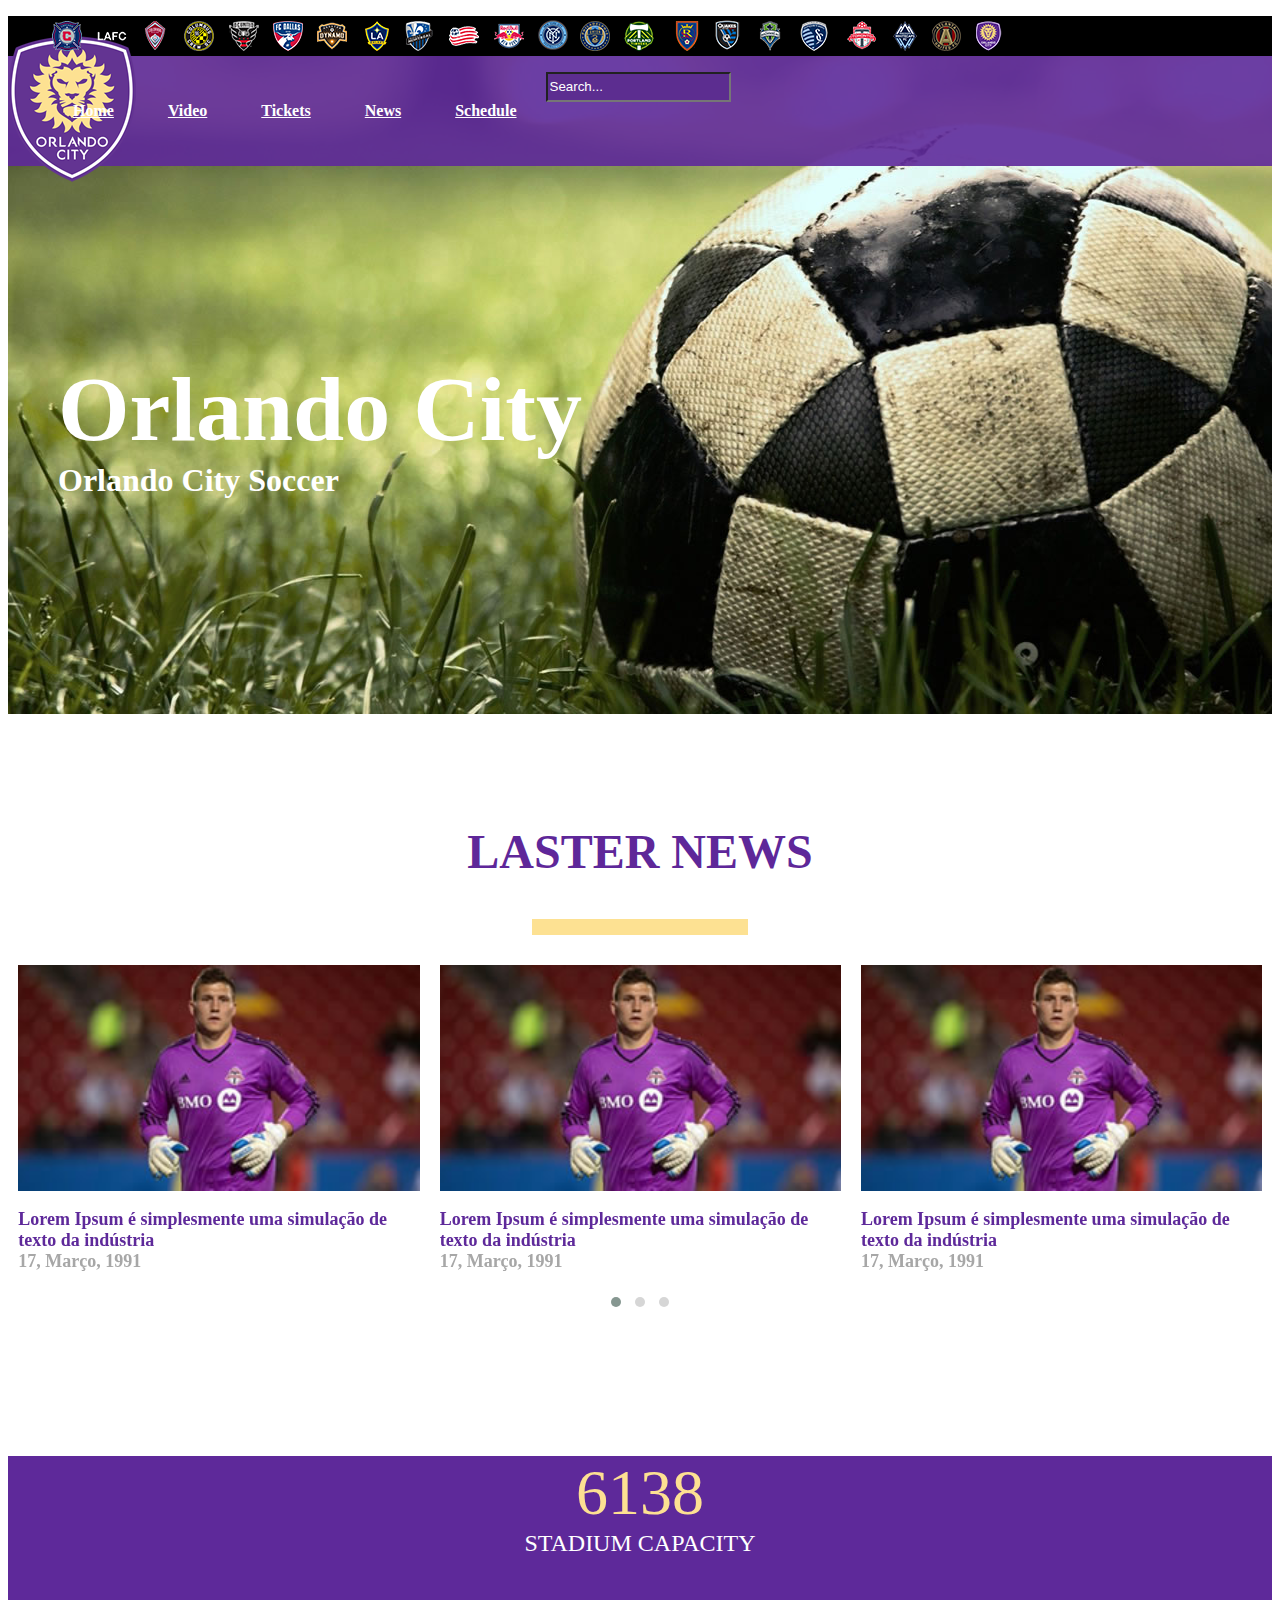
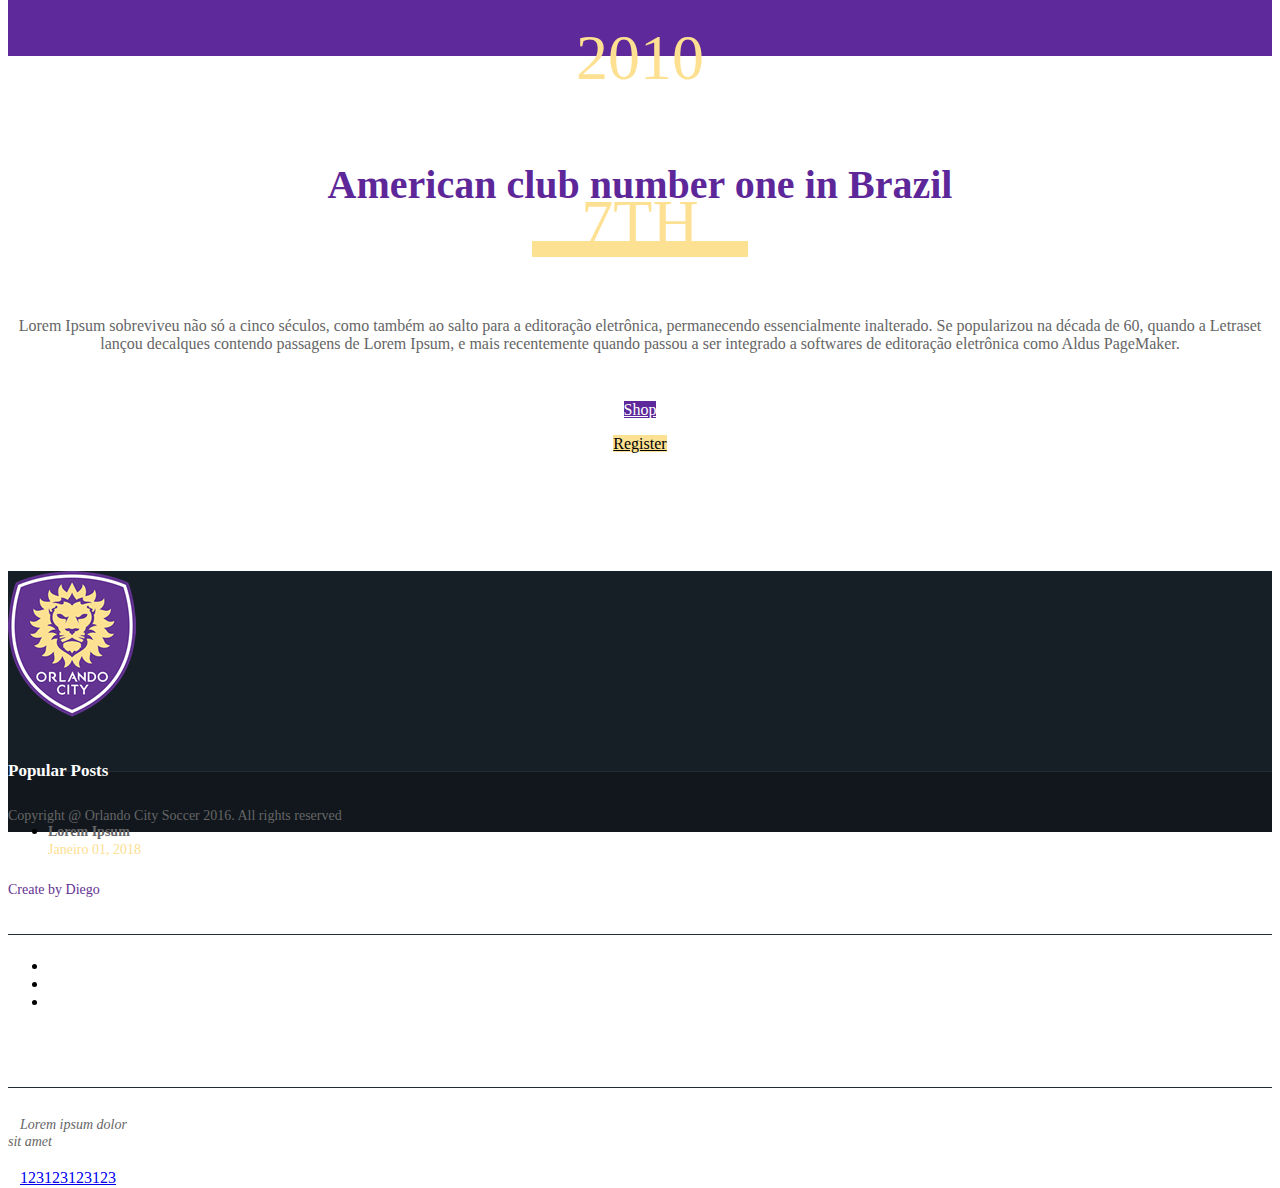
<file: index.html>
<!DOCTYPE html>
<html>

<head>
    <meta charset="utf-8" />
    <meta http-equiv="X-UA-Compatible" content="IE=edge">
    <title>Orlando City</title>
    <meta name="viewport" content="width=device-width, initial-scale=1">
    <link rel="stylesheet" href="https://stackpath.bootstrapcdn.com/bootstrap/4.1.1/css/bootstrap.min.css" integrity="sha384-WskhaSGFgHYWDcbwN70/dfYBj47jz9qbsMId/iRN3ewGhXQFZCSftd1LZCfmhktB"
        crossorigin="anonymous">
    <link rel="stylesheet" href="lib/OwlCarousel2-2.3.4/dist/assets/owl.carousel.min.css">
    <link rel="stylesheet" href="lib/OwlCarousel2-2.3.4/dist/assets/owl.theme.default.min.css">
    <link rel="stylesheet" href="https://use.fontawesome.com/releases/v5.0.13/css/all.css" integrity="sha384-DNOHZ68U8hZfKXOrtjWvjxusGo9WQnrNx2sqG0tfsghAvtVlRW3tvkXWZh58N9jp"
        crossorigin="anonymous">
    <link href="https://fonts.googleapis.com/css?family=Open+Sans|Open+Sans+Condensed:300" rel="stylesheet">
    <link rel="stylesheet" type="text/css" media="screen" href="css/estilo.css" />
</head>

<body>
    <header>
        <div class="container">
            <img id="logotipo" src="img/orlando-logo.png" alt="Logotipo">
        </div>

        <div class="header-black">

            <div class="container">

                <ul class="float-right">
                    <li class="club-01">
                        <a href="#"></a>
                    </li>
                    <li class="club-02">
                        <a href="#"></a>
                    </li>
                    <li class="club-03">
                        <a href="#"></a>
                    </li>
                    <li class="club-04">
                        <a href="#"></a>
                    </li>
                    <li class="club-05">
                        <a href="#"></a>
                    </li>
                    <li class="club-06">
                        <a href="#"></a>
                    </li>
                    <li class="club-07">
                        <a href="#"></a>
                    </li>
                    <li class="club-08">
                        <a href="#"></a>
                    </li>
                    <li class="club-09">
                        <a href="#"></a>
                    </li>
                    <li class="club-10">
                        <a href="#"></a>
                    </li>
                    <li class="club-11">
                        <a href="#"></a>
                    </li>
                    <li class="club-12">
                        <a href="#"></a>
                    </li>
                    <li class="club-13">
                        <a href="#"></a>
                    </li>
                    <li class="club-14">
                        <a href="#"></a>
                    </li>
                    <li class="club-15">
                        <a href="#"></a>
                    </li>
                    <li class="club-16">
                        <a href="#"></a>
                    </li>
                    <li class="club-17">
                        <a href="#"></a>
                    </li>
                    <li class="club-18">
                        <a href="#"></a>
                    </li>
                    <li class="club-19">
                        <a href="#"></a>
                    </li>
                    <li class="club-20">
                        <a href="#"></a>
                    </li>
                    <li class="club-21">
                        <a href="#"></a>
                    </li>
                    <li class="club-22">
                        <a href="#"></a>
                    </li>
                </ul>

            </div>

        </div>

        <div class="container">
            <nav id="menu" class="float-right">
                <div class="row">
                    <ul>
                        <li>
                            <a href="index.html">Home</a>
                        </li>
                        <li>
                            <a href="video.html">Video</a>
                        </li>
                        <li>
                            <a href="#">Tickets</a>
                        </li>

                        <li>
                            <a href="#">News</a>
                        </li>
                        <li>
                            <a href="#">Schedule</a>
                        </li>
                        <li class="search">
                            <div class="input-group">
                                <input type="search" class="form-control" placeholder="Search..." id="input-search">
                                <span class="input-group-btn">
                                    <button class="btn btn-default" type="button">
                                        <i class="fa fa-search"></i>
                                    </button>
                                </span>
                            </div>
                        </li>
                    </ul>
                </div>
            </nav>
        </div>
    </header>
    <section>

        <div id="banner">
            <h1> Orlando City
                <small>Orlando City Soccer</small>
            </h1>
        </div>

        <div id="news" class="container">
            <div class="text-center">
                <h2>Laster News</h2>
                <hr>
            </div>
            <div class="row thumbnails owl-carousel owl-theme">
                <div class="item">
                    <div class="item-inner">
                        <img src="img/noticia-thumb.jpg" alt="Noticia">
                        <h3>Lorem Ipsum é simplesmente uma simulação de texto da indústria</h3>
                        <time>17, Março, 1991</time>
                    </div>
                </div>

                <div class="item">
                    <div class="item-inner">
                        <img src="img/noticia-thumb.jpg" alt="Noticia">
                        <h3>Lorem Ipsum é simplesmente uma simulação de texto da indústria</h3>
                        <time>17, Março, 1991</time>
                    </div>
                </div>

                <div class="item">
                    <div class="item-inner">
                        <img src="img/noticia-thumb.jpg" alt="Noticia">
                        <h3>Lorem Ipsum é simplesmente uma simulação de texto da indústria</h3>
                        <time>17, Março, 1991</time>
                    </div>
                </div>

                <div class="item">
                    <div class="item-inner">
                        <img src="img/noticia-thumb.jpg" alt="Noticia">
                        <h3>Lorem Ipsum é simplesmente uma simulação de texto da indústria</h3>
                        <time>17, Março, 1991</time>
                    </div>
                </div>
                <div class="item">
                    <div class="item-inner">
                        <img src="img/noticia-thumb.jpg" alt="Noticia">
                        <h3>Lorem Ipsum é simplesmente uma simulação de texto da indústria</h3>
                        <time>17, Março, 1991</time>
                    </div>
                </div>
                <div class="item">
                    <div class="item-inner">
                        <img src="img/noticia-thumb.jpg" alt="Noticia">
                        <h3>Lorem Ipsum é simplesmente uma simulação de texto da indústria</h3>
                        <time>17, Março, 1991</time>
                    </div>
                </div>
                <div class="item">
                    <div class="item-inner">
                        <img src="img/noticia-thumb.jpg" alt="Noticia">
                        <h3>Lorem Ipsum é simplesmente uma simulação de texto da indústria</h3>
                        <time>17, Março, 1991</time>
                    </div>
                </div>
            </div>
        </div>

        <div id="estatisticas">
            <div class="container">
                <div class="row">
                    <div class="col-md-4">
                        <p>6138
                            <small>Stadium Capacity</small>
                        </p>
                    </div>
                    <div class="col-md-4">
                        <p>2010
                            <small>Foundad</small>
                        </p>
                    </div>
                    <div class="col-md-4">
                        <p>7th
                            <small>Eastern Conference</small>
                        </p>
                    </div>
                </div>
            </div>
        </div>

        <div id="call-to-action">
            <div class="container">
                <div class="rowtext-center">
                    <h2>American club number one in Brazil </h2>
                    <hr>
                </div>
                <div class="row">
                    <p>Lorem Ipsum sobreviveu não só a cinco séculos, como também ao salto para a editoração eletrônica, permanecendo
                        essencialmente inalterado. Se popularizou na década de 60, quando a Letraset lançou decalques contendo
                        passagens de Lorem Ipsum, e mais recentemente quando passou a ser integrado a softwares de editoração
                        eletrônica como Aldus PageMaker.</p>
                </div>
                <div class="text-center">
                    <div class="row row-max-400">
                        <div class="col-6">
                            <a href="#" class="btn btn-roxo ">Shop</a>
                        </div>
                        <div class="col-6">
                            <a href="#" class="btn btn-amarelo">Register</a>
                        </div>
                    </div>
                </div>
            </div>
        </div>
    </section>
    <footer>

        <div class="row row-cinza-claro">
            <div class="container">
                <div class="row">
                    <div class="col-md-2  text-center">
                        <img class="logotipo" src="img/orlando-logo.png" alt="Logotipo">
                    </div>
                    <div class="col-md-10">
                        <div class="row row-cols">
                            <div class="col-md-4 col-popular-post">
                                <h4>Popular Posts</h4>
                                <ul class="list-unstyled">
                                    <li>
                                        <h5>Lorem Ipsum </h5>
                                        <time>Janeiro 01, 2018</time>
                                    </li>
                                </ul>
                            </div>
                            <div class="col-md-4 col-links">
                                <h4>LINKS</h4>
                                <ul class="list-unstyled">
                                    <li>
                                        <a href="#" class="fa fa-angle-rigth">Tickets</a>
                                    </li>
                                    <li>
                                        <a href="#" class="fa fa-angle-rigth">News</a>
                                    </li>
                                    <li>
                                        <a href="#" class="fa fa-angle-rigth">Shedule</a>
                                    </li>
                                </ul>

                            </div>
                            <div class="col-md-4 col-get-in-touch">
                                <h4>GET IN TOUCH</h4>
                                <address>
                                    <i class="fa fa-map-marker"></i>
                                    <spam>Lorem ipsum dolor
                                        <br>sit amet</spam>
                                </address>
                                <p>
                                    <a href="tel:1231231">
                                        <i class="fa fa-phone"></i>123123123123</a>
                                </p>
                            </div>
                        </div>
                    </div>
                </div>
            </div>
        </div>

        <div class="row row-cinza-escuro">
            <div class="container">
                <p class="float-left">Copyright @ Orlando City Soccer 2016. All rights reserved </p>
                <p class="float-right text-roxo">Create by Diego </p>
            </div>
        </div>

    </footer>

    <script src="https://code.jquery.com/jquery-3.3.1.slim.min.js" integrity="sha384-q8i/X+965DzO0rT7abK41JStQIAqVgRVzpbzo5smXKp4YfRvH+8abtTE1Pi6jizo"
        crossorigin="anonymous"></script>
    <script src="lib/OwlCarousel2-2.3.4/dist/owl.carousel.min.js"></script>
    <script src="https://cdnjs.cloudflare.com/ajax/libs/popper.js/1.14.3/umd/popper.min.js" integrity="sha384-ZMP7rVo3mIykV+2+9J3UJ46jBk0WLaUAdn689aCwoqbBJiSnjAK/l8WvCWPIPm49"
        crossorigin="anonymous"></script>
    <script src="https://stackpath.bootstrapcdn.com/bootstrap/4.1.1/js/bootstrap.min.js" integrity="sha384-smHYKdLADwkXOn1EmN1qk/HfnUcbVRZyYmZ4qpPea6sjB/pTJ0euyQp0Mk8ck+5T"
        crossorigin="anonymous"></script>
        <script src="js/efeitos.js"></script>
    <script>
    </script>

</body>

</html>
</file>
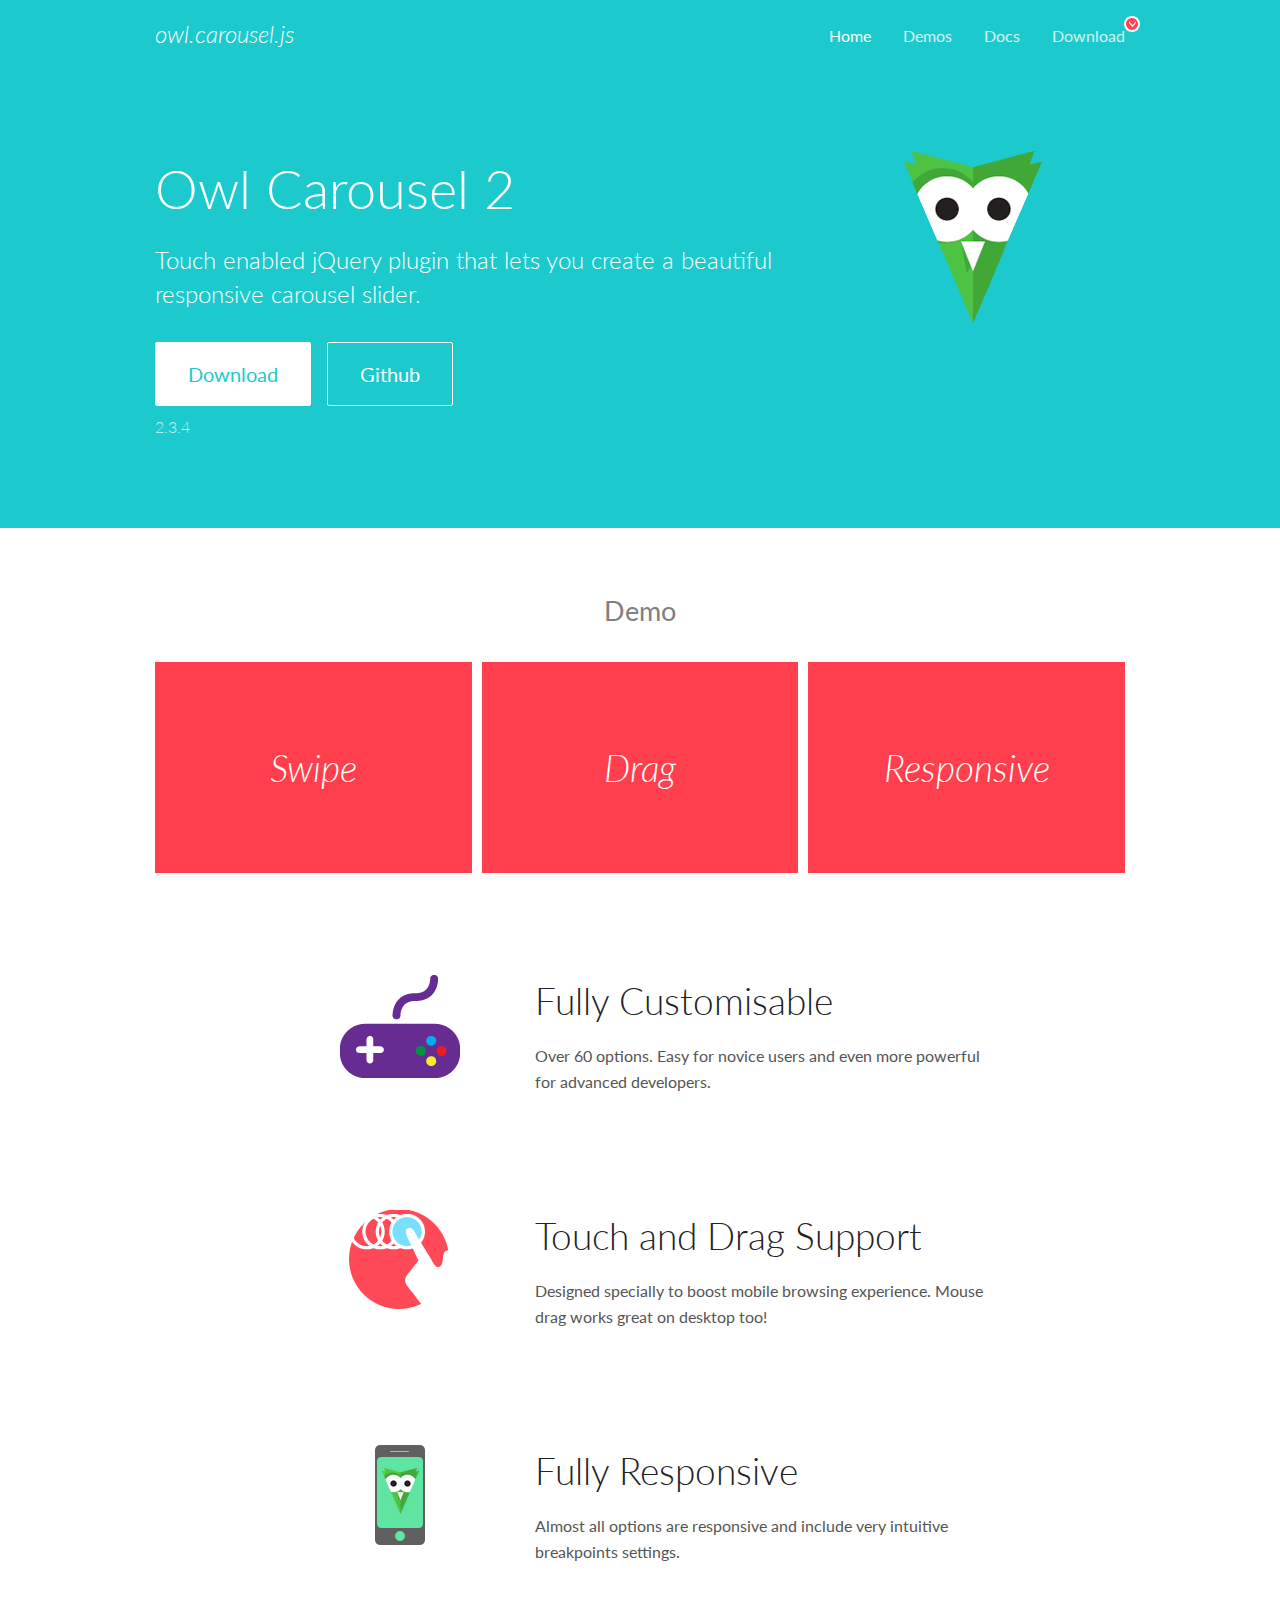
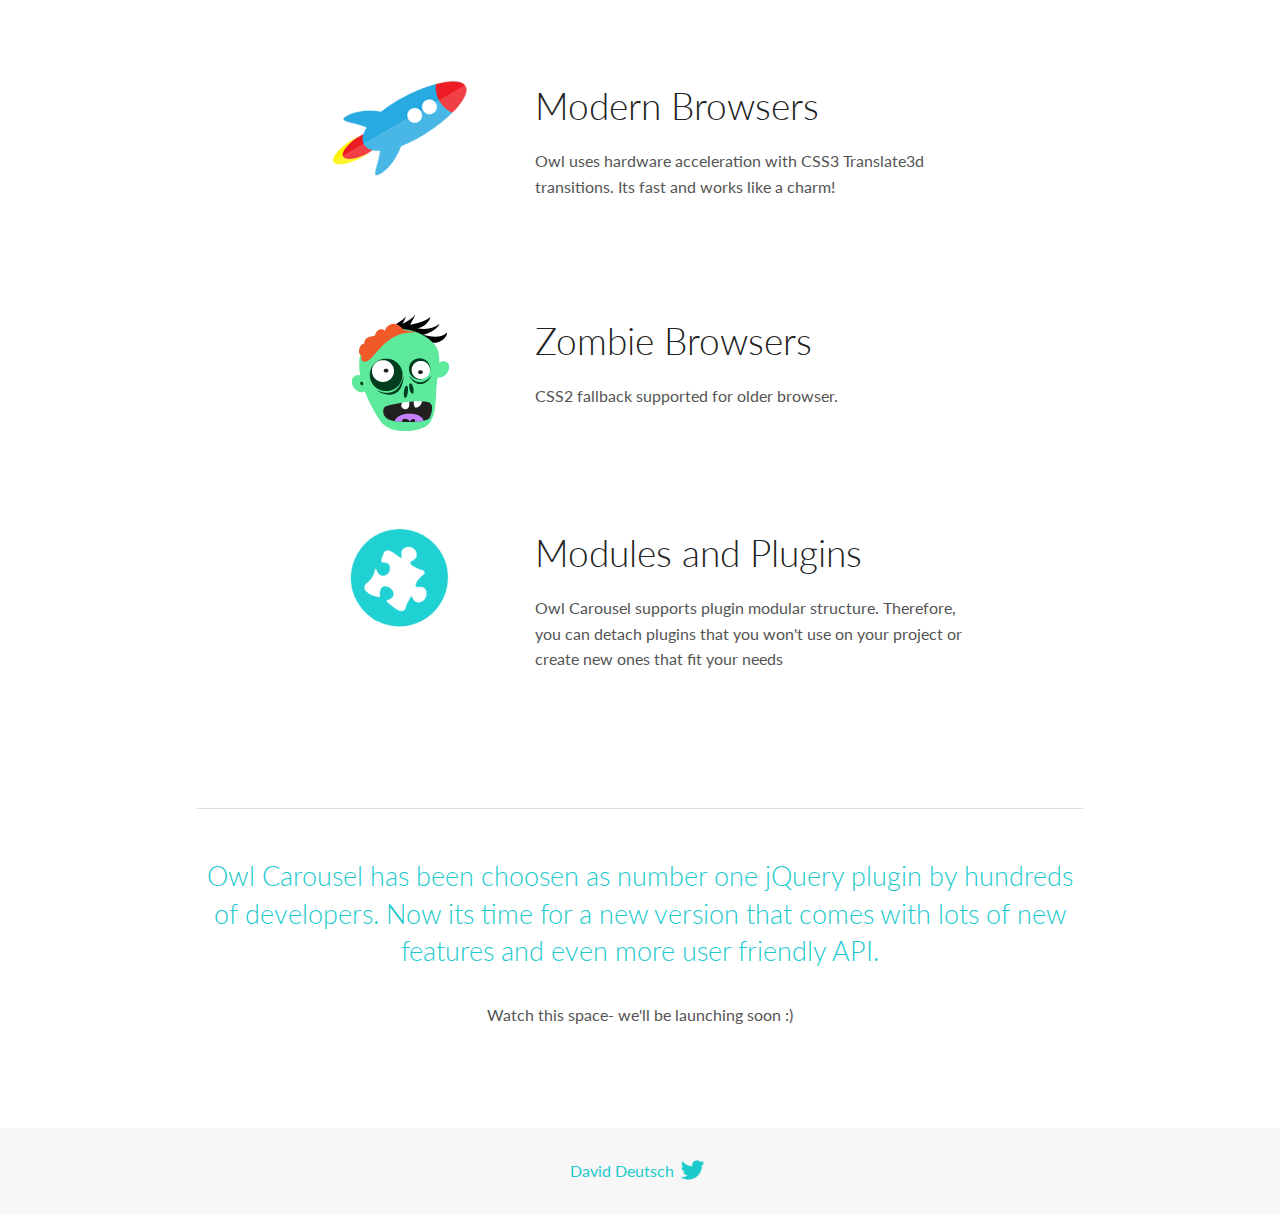
<file: lib/OwlCarousel2-2.3.4/docs/index.html>
<!DOCTYPE html>
<html lang="en">
  <head>

    <!-- head -->
    <meta charset="utf-8">
    <meta name="msapplication-tap-highlight" content="no" />
    <meta name="viewport" content="width=device-width, initial-scale=1.0" />
    <meta name="description" content="Touch enabled jQuery plugin that lets you create beautiful responsive carousel slider.">
    <meta name="author" content="David Deutsch">
    <title>
      Home | Owl Carousel | 2.3.4
    </title>

    <!-- Stylesheets -->
    <link href='https://fonts.googleapis.com/css?family=Lato:300,400,700,400italic,300italic' rel='stylesheet' type='text/css'>
    <link rel="stylesheet" href="assets/css/docs.theme.min.css">

    <!-- Owl Stylesheets -->
    <link rel="stylesheet" href="assets/owlcarousel/assets/owl.carousel.min.css">
    <link rel="stylesheet" href="assets/owlcarousel/assets/owl.theme.default.min.css">

    <!-- HTML5 shim and Respond.js IE8 support of HTML5 elements and media queries -->

    <!--[if lt IE 9]>
      <script src="https://oss.maxcdn.com/libs/html5shiv/3.7.0/html5shiv.js"></script>
      <script src="https://oss.maxcdn.com/libs/respond.js/1.3.0/respond.min.js"></script>
    <![endif]-->

    <!-- Favicons -->
    <link rel="apple-touch-icon-precomposed" sizes="144x144" href="assets/ico/apple-touch-icon-144-precomposed.png">
    <link rel="shortcut icon" href="assets/ico/favicon.png">
    <link rel="shortcut icon" href="favicon.ico">

    <!-- Yeah i know js should not be in header. Its required for demos.-->

    <!-- javascript -->
    <script src="assets/vendors/jquery.min.js"></script>
    <script src="assets/owlcarousel/owl.carousel.js"></script>
  </head>
  <body>

    <!-- header -->
    <header class="header">
      <div class="row">
        <div class="large-12 columns">
          <div class="brand left">
            <h3>
              <a href="/OwlCarousel2/">owl.carousel.js</a> 
            </h3>
          </div>
          <a id="toggle-nav" class="right">
            <span></span> <span></span> <span></span> 
          </a> 
          <div class="nav-bar">
            <ul class="clearfix">
              <li class="active">
                <a href="/OwlCarousel2/index.html">Home</a> 
              </li>
              <li> <a href="/OwlCarousel2/demos/demos.html">Demos</a>  </li>
              <li> <a href="/OwlCarousel2/docs/started-welcome.html">Docs</a>  </li>
              <li>
                <a href="https://github.com/OwlCarousel2/OwlCarousel2/archive/2.3.4.zip">Download</a> 
                <span class="download"></span> 
              </li>
            </ul>
          </div>
        </div>
      </div>
    </header>

    <!-- home panel -->
    <section id="hero">
      <div class="row">
        <div class="large-8 medium-8 columns">
          <h1>Owl Carousel 2</h1>
          <h4>Touch enabled jQuery plugin that lets you create a beautiful responsive carousel slider.</h4>
          <a href="https://github.com/OwlCarousel2/OwlCarousel2/archive/2.3.4.zip" class="hero-button">Download</a> 
          <a href="https://github.com/OwlCarousel2/OwlCarousel2" class="hero-button outline">Github</a> 
          <p>2.3.4</p>
        </div>
        <div class="large-4 medium-4 columns">
          <img class="owl-logo" src="assets/img/owl-logo.png" alt="mr. Owl">
        </div>
      </div>
    </section>

    <!-- body -->
    <div class="home-demo">
      <div class="row">
        <div class="large-12 columns">
          <h3>Demo</h3>
          <div class="owl-carousel">
            <div class="item">
              <h2>Swipe</h2>
            </div>
            <div class="item">
              <h2>Drag</h2>
            </div>
            <div class="item">
              <h2>Responsive</h2>
            </div>
            <div class="item">
              <h2>CSS3</h2>
            </div>
            <div class="item">
              <h2>Fast</h2>
            </div>
            <div class="item">
              <h2>Easy</h2>
            </div>
            <div class="item">
              <h2>Free</h2>
            </div>
            <div class="item">
              <h2>Upgradable</h2>
            </div>
            <div class="item">
              <h2>Tons of options</h2>
            </div>
            <div class="item">
              <h2>Infinity</h2>
            </div>
            <div class="item">
              <h2>Auto Width</h2>
            </div>
          </div>
        </div>
      </div>
    </div>
    <script>
      var owl = $('.owl-carousel');
      owl.owlCarousel({
        margin: 10,
        loop: true,
        responsive: {
          0: {
            items: 1
          },
          600: {
            items: 2
          },
          1000: {
            items: 3
          }
        }
      })
    </script>

    <!-- features -->
    <div id="features">
      <div class="row">
        <div class="small-12 medium-9 small-centered columns">
          <section class="row feature">
            <div class="medium-4 small-12 columns">
              <img src="assets/img/feature-options.png" alt="">
            </div>
            <div class="medium-8 small-12 columns">
              <h2>Fully Customisable</h2>
              <p>Over 60 options. Easy for novice users and even more powerful for advanced developers.</p>
            </div>
          </section>
          <section class="row feature">
            <div class="medium-4 small-12 columns">
              <img src="assets/img/feature-drag.png" alt="">
            </div>
            <div class="medium-8 small-12 columns">
              <h2>Touch and Drag Support</h2>
              <p>Designed specially to boost mobile browsing experience. Mouse drag works great on desktop too!</p>
            </div>
          </section>
          <section class="row feature">
            <div class="medium-4 small-12 columns">
              <img src="assets/img/feature-responsive.png" alt="">
            </div>
            <div class="medium-8 small-12 columns">
              <h2>Fully Responsive</h2>
              <p>Almost all options are responsive and include very intuitive breakpoints settings.</p>
            </div>
          </section>
          <section class="row feature">
            <div class="medium-4 small-12 columns">
              <img src="assets/img/feature-modern.png" alt="">
            </div>
            <div class="medium-8 small-12 columns">
              <h2>Modern Browsers</h2>
              <p>Owl uses hardware acceleration with CSS3 Translate3d transitions. Its fast and works like a charm! </p>
            </div>
          </section>
          <section class="row feature">
            <div class="medium-4 small-12 columns">
              <img src="assets/img/feature-zombie.png" alt="">
            </div>
            <div class="medium-8 small-12 columns">
              <h2>Zombie Browsers</h2>
              <p>CSS2 fallback supported for older browser.</p>
            </div>
          </section>
          <section class="row feature">
            <div class="medium-4 small-12 columns">
              <img src="assets/img/feature-module.png" alt="">
            </div>
            <div class="medium-8 small-12 columns">
              <h2>Modules and Plugins</h2>
              <p>Owl Carousel supports plugin modular structure. Therefore, you can detach plugins that you won&#x27;t use on your project or create new ones that fit your needs</p>
            </div>
          </section>
        </div>
      </div>
    </div>

    <!-- footer -->
    <section id="teaser-text">
      <div class="row">
        <div class="small-12 medium-11 small-centered columns">
          <hr>
          <h3 id="owl-carousel-has-been-choosen-as-number-one-jquery-plugin-by-hundreds-of-developers-now-its-time-for-a-new-version-that-comes-with-lots-of-new-features-and-even-more-user-friendly-api-">Owl Carousel has been choosen as number one jQuery plugin by hundreds of developers. Now its time for a new version that comes with lots of new features and even more user friendly API.</h3>
          <p>Watch this space- we&#39;ll be launching soon :)</p>
        </div>
      </div>
    </section>

    <!-- footer -->
    <footer class="footer">
      <div class="row">
        <div class="large-12 columns">
          <h5>
            <a href="/OwlCarousel2/docs/support-contact.html">David Deutsch</a> 
            <a id="custom-tweet-button" href="https://twitter.com/share?url=https://github.com/OwlCarousel2/OwlCarousel2&text=Owl Carousel - This is so awesome! " target="_blank"></a> 
          </h5>
        </div>
      </div>
    </footer>

    <!-- vendors -->
    <script src="assets/vendors/highlight.js"></script>
    <script src="assets/js/app.js"></script>
  </body>
</html>
</file>
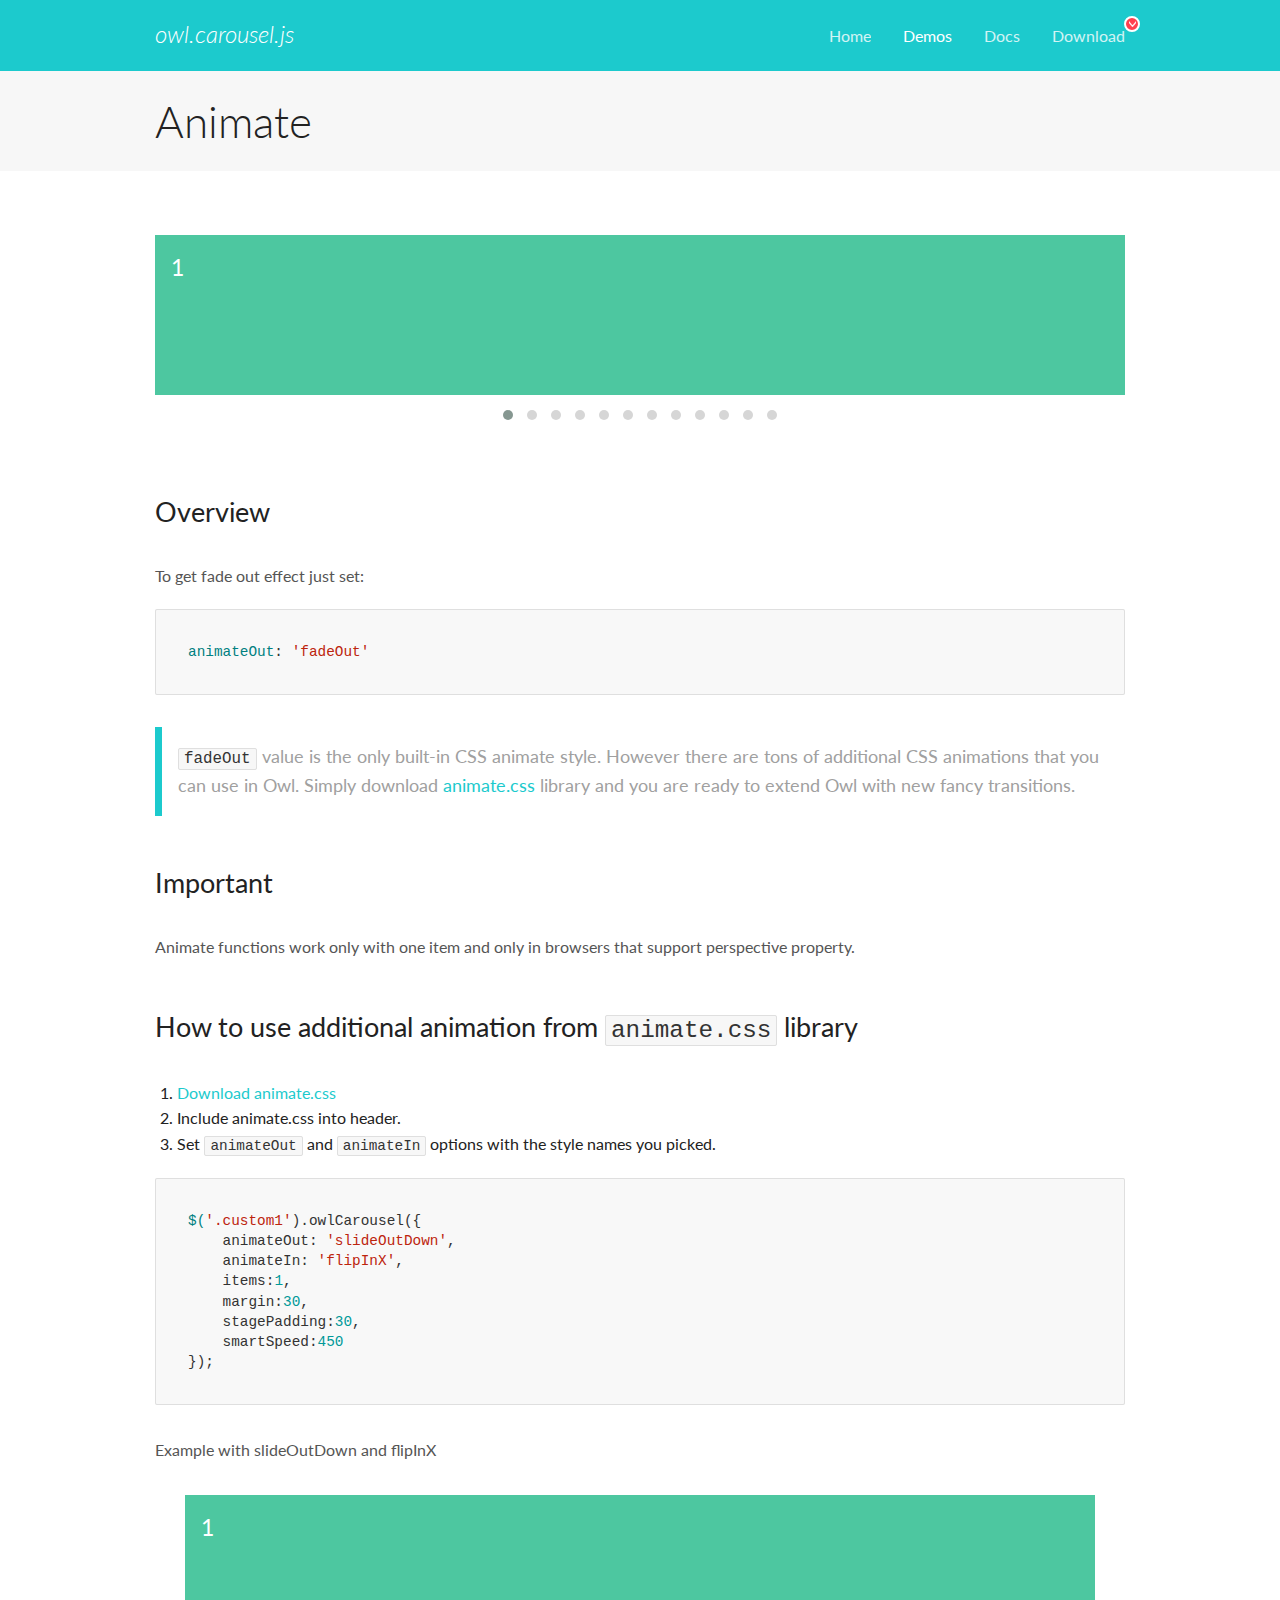
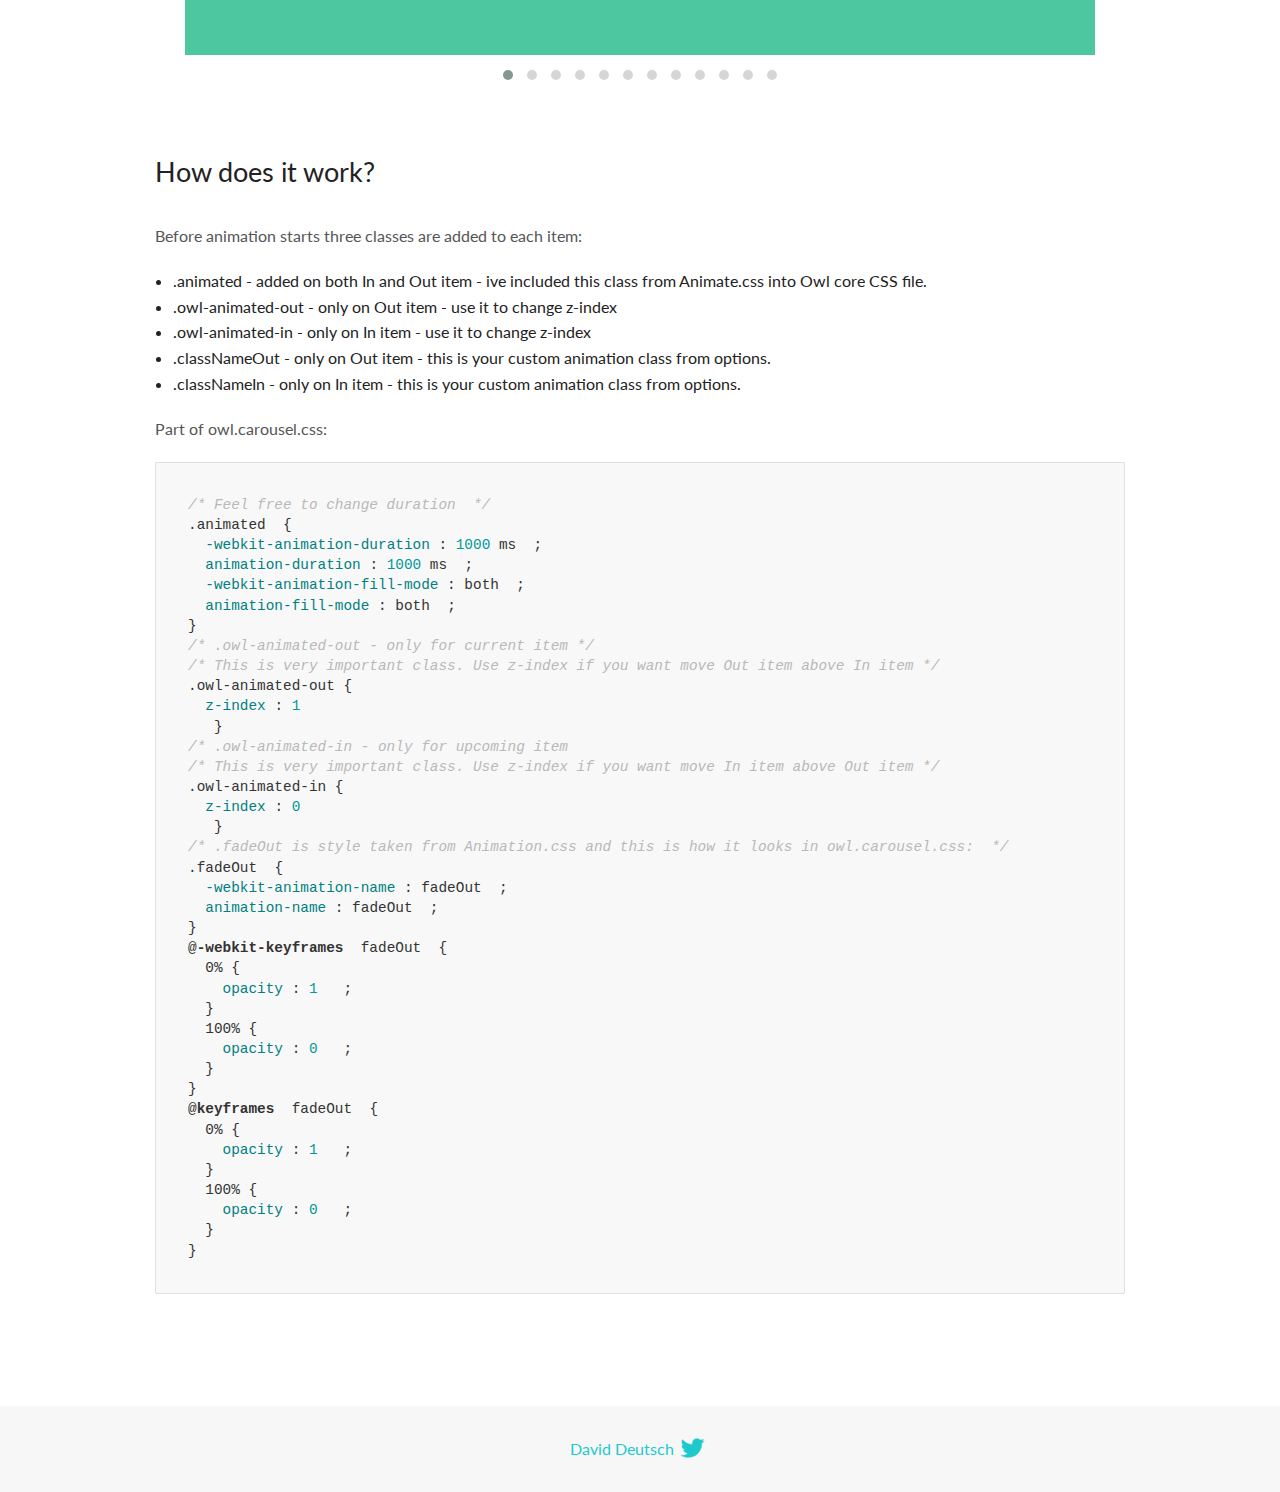
<file: lib/OwlCarousel2-2.3.4/docs/demos/animate.html>
<!DOCTYPE html>
<html lang="en">
  <head>

    <!-- head -->
    <meta charset="utf-8">
    <meta name="msapplication-tap-highlight" content="no" />
    <meta name="viewport" content="width=device-width, initial-scale=1.0" />
    <meta name="description" content="Animate carousel">
    <meta name="author" content="David Deutsch">
    <title>
      Animate Demo | Owl Carousel | 2.3.4
    </title>

    <!-- Stylesheets -->
    <link href='https://fonts.googleapis.com/css?family=Lato:300,400,700,400italic,300italic' rel='stylesheet' type='text/css'>
    <link rel="stylesheet" href="../assets/css/docs.theme.min.css">

    <!-- Owl Stylesheets -->
    <link rel="stylesheet" href="../assets/owlcarousel/assets/owl.carousel.min.css">
    <link rel="stylesheet" href="../assets/owlcarousel/assets/owl.theme.default.min.css">

    <!-- HTML5 shim and Respond.js IE8 support of HTML5 elements and media queries -->

    <!--[if lt IE 9]>
      <script src="https://oss.maxcdn.com/libs/html5shiv/3.7.0/html5shiv.js"></script>
      <script src="https://oss.maxcdn.com/libs/respond.js/1.3.0/respond.min.js"></script>
    <![endif]-->

    <!-- Favicons -->
    <link rel="apple-touch-icon-precomposed" sizes="144x144" href="../assets/ico/apple-touch-icon-144-precomposed.png">
    <link rel="shortcut icon" href="../assets/ico/favicon.png">
    <link rel="shortcut icon" href="favicon.ico">

    <!-- Yeah i know js should not be in header. Its required for demos.-->

    <!-- javascript -->
    <script src="../assets/vendors/jquery.min.js"></script>
    <script src="../assets/owlcarousel/owl.carousel.js"></script>
  </head>
  <body>

    <!-- header -->
    <header class="header">
      <div class="row">
        <div class="large-12 columns">
          <div class="brand left">
            <h3>
              <a href="/OwlCarousel2/">owl.carousel.js</a> 
            </h3>
          </div>
          <a id="toggle-nav" class="right">
            <span></span> <span></span> <span></span> 
          </a> 
          <div class="nav-bar">
            <ul class="clearfix">
              <li> <a href="/OwlCarousel2/index.html">Home</a>  </li>
              <li class="active">
                <a href="/OwlCarousel2/demos/demos.html">Demos</a> 
              </li>
              <li> <a href="/OwlCarousel2/docs/started-welcome.html">Docs</a>  </li>
              <li>
                <a href="https://github.com/OwlCarousel2/OwlCarousel2/archive/2.3.4.zip">Download</a> 
                <span class="download"></span> 
              </li>
            </ul>
          </div>
        </div>
      </div>
    </header>

    <!-- title -->
    <section class="title">
      <div class="row">
        <div class="large-12 columns">
          <h1>Animate</h1>
        </div>
      </div>
    </section>

    <!--  Demos -->
    <section id="demos">
      <div class="row">
        <div class="large-12 columns">
          <div class="fadeOut owl-carousel owl-theme">
            <div class="item">
              <h4>1</h4>
            </div>
            <div class="item">
              <h4>2</h4>
            </div>
            <div class="item">
              <h4>3</h4>
            </div>
            <div class="item">
              <h4>4</h4>
            </div>
            <div class="item">
              <h4>5</h4>
            </div>
            <div class="item">
              <h4>6</h4>
            </div>
            <div class="item">
              <h4>7</h4>
            </div>
            <div class="item">
              <h4>8</h4>
            </div>
            <div class="item">
              <h4>9</h4>
            </div>
            <div class="item">
              <h4>10</h4>
            </div>
            <div class="item">
              <h4>11</h4>
            </div>
            <div class="item">
              <h4>12</h4>
            </div>
          </div>
          <h3 id="overview">Overview</h3>
          <p>To get fade out effect just set:</p>
          <pre><code>animateOut: &#39;fadeOut&#39;</code></pre>
          <blockquote>
            <p><code>fadeOut</code> value is the only built-in CSS animate style. However there are tons of additional CSS animations that you can use in Owl. Simply download
              <a href="https://daneden.github.io/animate.css/">animate.css</a>  library and you are ready to extend Owl with new fancy transitions.</p>
          </blockquote>
          <h3 id="important">Important</h3>
          <p>Animate functions work only with one item and only in browsers that support perspective property.</p>
          <h3 id="how-to-use-additional-animation-from-animate-css-library">How to use additional animation from <code>animate.css</code> library</h3>
          <ol>
            <li> <a href="https://daneden.github.io/animate.css/">Download animate.css</a>  </li>
            <li>Include animate.css into header.</li>
            <li>Set <code>animateOut</code> and <code>animateIn</code> options with the style names you picked.</li>
          </ol>
          <pre><code>$(&#39;.custom1&#39;).owlCarousel({
    animateOut: &#39;slideOutDown&#39;,
    animateIn: &#39;flipInX&#39;,
    items:1,
    margin:30,
    stagePadding:30,
    smartSpeed:450
});</code></pre>
          <p>Example with slideOutDown and flipInX</p>
          <div class="custom1 owl-carousel owl-theme">
            <div class="item">
              <h4>1</h4>
            </div>
            <div class="item">
              <h4>2</h4>
            </div>
            <div class="item">
              <h4>3</h4>
            </div>
            <div class="item">
              <h4>4</h4>
            </div>
            <div class="item">
              <h4>5</h4>
            </div>
            <div class="item">
              <h4>6</h4>
            </div>
            <div class="item">
              <h4>7</h4>
            </div>
            <div class="item">
              <h4>8</h4>
            </div>
            <div class="item">
              <h4>9</h4>
            </div>
            <div class="item">
              <h4>10</h4>
            </div>
            <div class="item">
              <h4>11</h4>
            </div>
            <div class="item">
              <h4>12</h4>
            </div>
          </div>
          <h3 id="how-does-it-work-">How does it work?</h3>
          <p>Before animation starts three classes are added to each item:</p>
          <ul>
            <li>.animated - added on both In and Out item - ive included this class from Animate.css into Owl core CSS file.</li>
            <li>.owl-animated-out - only on Out item - use it to change z-index</li>
            <li>.owl-animated-in - only on In item - use it to change z-index</li>
            <li>.classNameOut - only on Out item - this is your custom animation class from options.</li>
            <li>.classNameIn - only on In item - this is your custom animation class from options.</li>
          </ul>
          <p>Part of owl.carousel.css:</p>
          <pre><code class="language-css"><span class="comment">/* Feel free to change duration  */</span> 
<span class="class">.animated</span>  <span class="rules">{
  <span class="rule"><span class="attribute">-webkit-animation-duration</span> :<span class="value"> <span class="number">1000</span> ms</span> </span> ;
  <span class="rule"><span class="attribute">animation-duration</span> :<span class="value"> <span class="number">1000</span> ms</span> </span> ;
  <span class="rule"><span class="attribute">-webkit-animation-fill-mode</span> :<span class="value"> both</span> </span> ;
  <span class="rule"><span class="attribute">animation-fill-mode</span> :<span class="value"> both</span> </span> ;
<span class="rule">}</span> </span> 
<span class="comment">/* .owl-animated-out - only for current item */</span> 
<span class="comment">/* This is very important class. Use z-index if you want move Out item above In item */</span> 
<span class="class">.owl-animated-out</span> <span class="rules">{
  <span class="rule"><span class="attribute">z-index</span> :<span class="value"> <span class="number">1</span> 
</span> </span> </span> }
<span class="comment">/* .owl-animated-in - only for upcoming item
/* This is very important class. Use z-index if you want move In item above Out item */</span> 
<span class="class">.owl-animated-in</span> <span class="rules">{
  <span class="rule"><span class="attribute">z-index</span> :<span class="value"> <span class="number">0</span> 
</span> </span> </span> }
<span class="comment">/* .fadeOut is style taken from Animation.css and this is how it looks in owl.carousel.css:  */</span> 
<span class="class">.fadeOut</span>  <span class="rules">{
  <span class="rule"><span class="attribute">-webkit-animation-name</span> :<span class="value"> fadeOut</span> </span> ;
  <span class="rule"><span class="attribute">animation-name</span> :<span class="value"> fadeOut</span> </span> ;
<span class="rule">}</span> </span> 
<span class="at_rule">@<span class="keyword">-webkit-keyframes</span>  fadeOut </span> {
  0% <span class="rules">{
    <span class="rule"><span class="attribute">opacity</span> :<span class="value"> <span class="number">1</span> </span> </span> ;
  <span class="rule">}</span> </span> 
  100% <span class="rules">{
    <span class="rule"><span class="attribute">opacity</span> :<span class="value"> <span class="number">0</span> </span> </span> ;
  <span class="rule">}</span> </span> 
}
<span class="at_rule">@<span class="keyword">keyframes</span>  fadeOut </span> {
  0% <span class="rules">{
    <span class="rule"><span class="attribute">opacity</span> :<span class="value"> <span class="number">1</span> </span> </span> ;
  <span class="rule">}</span> </span> 
  100% <span class="rules">{
    <span class="rule"><span class="attribute">opacity</span> :<span class="value"> <span class="number">0</span> </span> </span> ;
  <span class="rule">}</span> </span> 
}</code></pre>
          <link rel="stylesheet" href="../assets/css/animate.css">
          <script>
            jQuery(document).ready(function($) {
              $('.fadeOut').owlCarousel({
                items: 1,
                animateOut: 'fadeOut',
                loop: true,
                margin: 10,
              });
              $('.custom1').owlCarousel({
                animateOut: 'slideOutDown',
                animateIn: 'flipInX',
                items: 1,
                margin: 30,
                stagePadding: 30,
                smartSpeed: 450
              });
            });
          </script>
        </div>
      </div>
    </section>

    <!-- footer -->
    <footer class="footer">
      <div class="row">
        <div class="large-12 columns">
          <h5>
            <a href="/OwlCarousel2/docs/support-contact.html">David Deutsch</a> 
            <a id="custom-tweet-button" href="https://twitter.com/share?url=https://github.com/OwlCarousel2/OwlCarousel2&text=Owl Carousel - This is so awesome! " target="_blank"></a> 
          </h5>
        </div>
      </div>
    </footer>

    <!-- vendors -->
    <script src="../assets/vendors/highlight.js"></script>
    <script src="../assets/js/app.js"></script>
  </body>
</html>
</file>
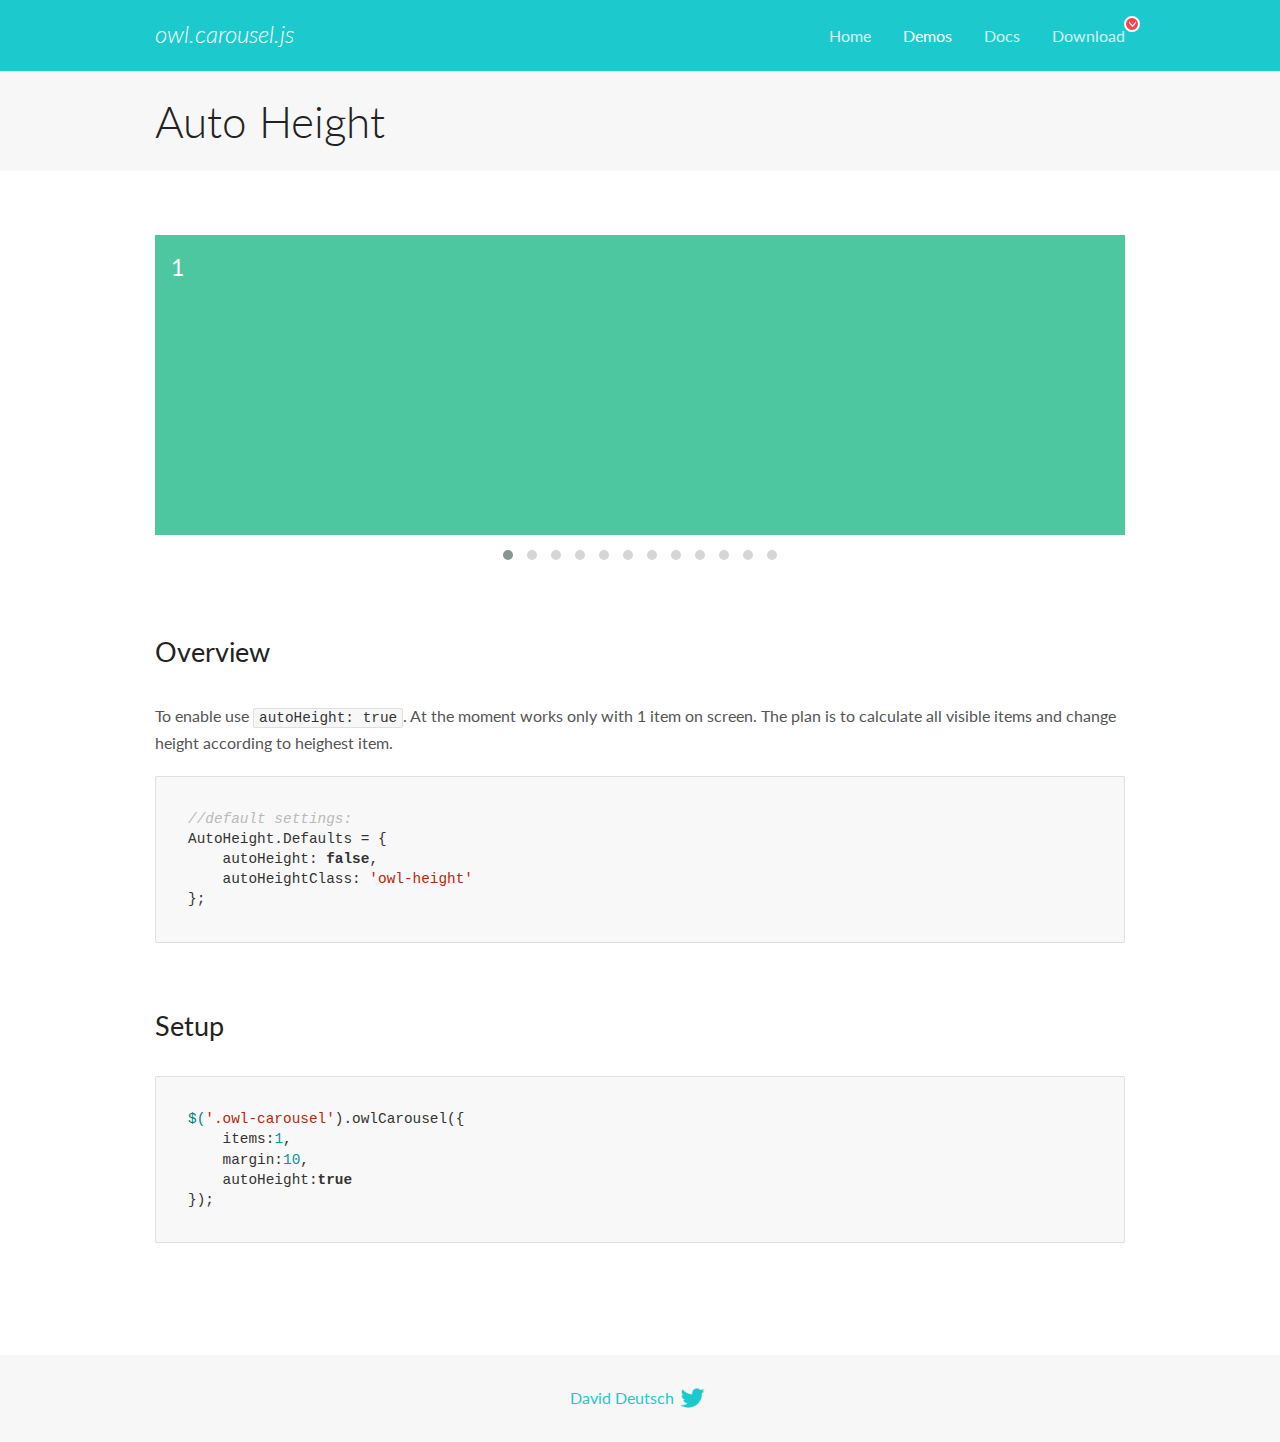
<file: lib/OwlCarousel2-2.3.4/docs/demos/autoheight.html>
<!DOCTYPE html>
<html lang="en">
  <head>

    <!-- head -->
    <meta charset="utf-8">
    <meta name="msapplication-tap-highlight" content="no" />
    <meta name="viewport" content="width=device-width, initial-scale=1.0" />
    <meta name="description" content="autoHeight usage demo">
    <meta name="author" content="David Deutsch">
    <title>
      Auto Height Demo | Owl Carousel | 2.3.4
    </title>

    <!-- Stylesheets -->
    <link href='https://fonts.googleapis.com/css?family=Lato:300,400,700,400italic,300italic' rel='stylesheet' type='text/css'>
    <link rel="stylesheet" href="../assets/css/docs.theme.min.css">

    <!-- Owl Stylesheets -->
    <link rel="stylesheet" href="../assets/owlcarousel/assets/owl.carousel.min.css">
    <link rel="stylesheet" href="../assets/owlcarousel/assets/owl.theme.default.min.css">

    <!-- HTML5 shim and Respond.js IE8 support of HTML5 elements and media queries -->

    <!--[if lt IE 9]>
      <script src="https://oss.maxcdn.com/libs/html5shiv/3.7.0/html5shiv.js"></script>
      <script src="https://oss.maxcdn.com/libs/respond.js/1.3.0/respond.min.js"></script>
    <![endif]-->

    <!-- Favicons -->
    <link rel="apple-touch-icon-precomposed" sizes="144x144" href="../assets/ico/apple-touch-icon-144-precomposed.png">
    <link rel="shortcut icon" href="../assets/ico/favicon.png">
    <link rel="shortcut icon" href="favicon.ico">

    <!-- Yeah i know js should not be in header. Its required for demos.-->

    <!-- javascript -->
    <script src="../assets/vendors/jquery.min.js"></script>
    <script src="../assets/owlcarousel/owl.carousel.js"></script>
  </head>
  <body>

    <!-- header -->
    <header class="header">
      <div class="row">
        <div class="large-12 columns">
          <div class="brand left">
            <h3>
              <a href="/OwlCarousel2/">owl.carousel.js</a> 
            </h3>
          </div>
          <a id="toggle-nav" class="right">
            <span></span> <span></span> <span></span> 
          </a> 
          <div class="nav-bar">
            <ul class="clearfix">
              <li> <a href="/OwlCarousel2/index.html">Home</a>  </li>
              <li class="active">
                <a href="/OwlCarousel2/demos/demos.html">Demos</a> 
              </li>
              <li> <a href="/OwlCarousel2/docs/started-welcome.html">Docs</a>  </li>
              <li>
                <a href="https://github.com/OwlCarousel2/OwlCarousel2/archive/2.3.4.zip">Download</a> 
                <span class="download"></span> 
              </li>
            </ul>
          </div>
        </div>
      </div>
    </header>

    <!-- title -->
    <section class="title">
      <div class="row">
        <div class="large-12 columns">
          <h1>Auto Height</h1>
        </div>
      </div>
    </section>

    <!--  Demos -->
    <section id="demos">
      <div class="row">
        <div class="large-12 columns">
          <div class="owl-carousel owl-theme">
            <div class="item" style="height:300px">
              <h4>1</h4>
            </div>
            <div class="item" style="height:100px">
              <h4>2</h4>
            </div>
            <div class="item" style="height:500px">
              <h4>3</h4>
            </div>
            <div class="item" style="height:250px">
              <h4>4</h4>
            </div>
            <div class="item" style="height:400px">
              <h4>5</h4>
            </div>
            <div class="item" style="height:500px">
              <h4>6</h4>
            </div>
            <div class="item" style="height:600px">
              <h4>7</h4>
            </div>
            <div class="item" style="height:400px">
              <h4>8</h4>
            </div>
            <div class="item" style="height:300px">
              <h4>9</h4>
            </div>
            <div class="item" style="height:350px">
              <h4>10</h4>
            </div>
            <div class="item" style="height:200px">
              <h4>11</h4>
            </div>
            <div class="item" style="height:150px">
              <h4>12</h4>
            </div>
          </div>
          <h3 id="overview">Overview</h3>
          <p>To enable use <code>autoHeight: true</code>. At the moment works only with 1 item on screen. The plan is to calculate all visible items and change height according to heighest item.</p>
          <pre><code>//default settings:
AutoHeight.Defaults = {
    autoHeight: false,
    autoHeightClass: &#39;owl-height&#39;
};</code></pre>
          <h3 id="setup">Setup</h3>
          <pre><code>$(&#39;.owl-carousel&#39;).owlCarousel({
    items:1,
    margin:10,
    autoHeight:true
});</code></pre>
          <script>
            $(document).ready(function() {
              $('.owl-carousel').owlCarousel({
                items: 1,
                margin: 10,
                autoHeight: true
              });
            })
          </script>
        </div>
      </div>
    </section>

    <!-- footer -->
    <footer class="footer">
      <div class="row">
        <div class="large-12 columns">
          <h5>
            <a href="/OwlCarousel2/docs/support-contact.html">David Deutsch</a> 
            <a id="custom-tweet-button" href="https://twitter.com/share?url=https://github.com/OwlCarousel2/OwlCarousel2&text=Owl Carousel - This is so awesome! " target="_blank"></a> 
          </h5>
        </div>
      </div>
    </footer>

    <!-- vendors -->
    <script src="../assets/vendors/highlight.js"></script>
    <script src="../assets/js/app.js"></script>
  </body>
</html>
</file>
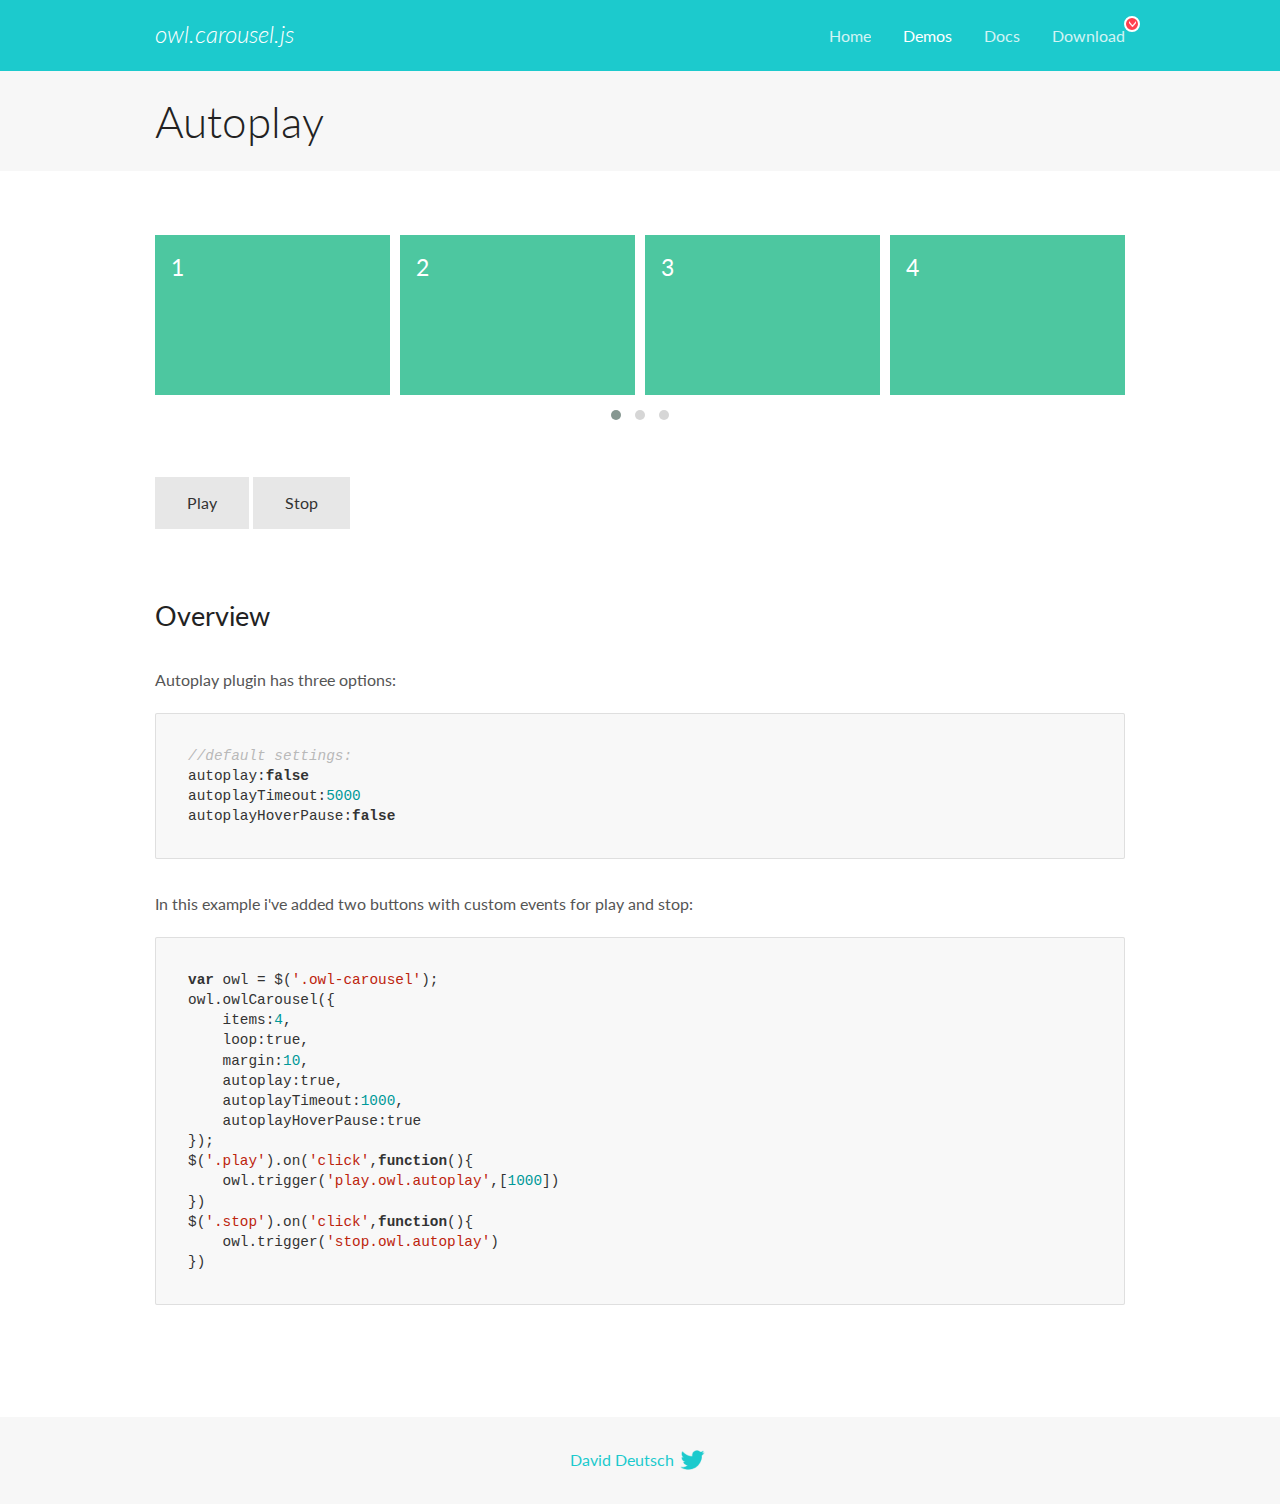
<file: lib/OwlCarousel2-2.3.4/docs/demos/autoplay.html>
<!DOCTYPE html>
<html lang="en">
  <head>

    <!-- head -->
    <meta charset="utf-8">
    <meta name="msapplication-tap-highlight" content="no" />
    <meta name="viewport" content="width=device-width, initial-scale=1.0" />
    <meta name="description" content="Autoplay usage demo">
    <meta name="author" content="David Deutsch">
    <title>
      Autoplay Demo | Owl Carousel | 2.3.4
    </title>

    <!-- Stylesheets -->
    <link href='https://fonts.googleapis.com/css?family=Lato:300,400,700,400italic,300italic' rel='stylesheet' type='text/css'>
    <link rel="stylesheet" href="../assets/css/docs.theme.min.css">

    <!-- Owl Stylesheets -->
    <link rel="stylesheet" href="../assets/owlcarousel/assets/owl.carousel.min.css">
    <link rel="stylesheet" href="../assets/owlcarousel/assets/owl.theme.default.min.css">

    <!-- HTML5 shim and Respond.js IE8 support of HTML5 elements and media queries -->

    <!--[if lt IE 9]>
      <script src="https://oss.maxcdn.com/libs/html5shiv/3.7.0/html5shiv.js"></script>
      <script src="https://oss.maxcdn.com/libs/respond.js/1.3.0/respond.min.js"></script>
    <![endif]-->

    <!-- Favicons -->
    <link rel="apple-touch-icon-precomposed" sizes="144x144" href="../assets/ico/apple-touch-icon-144-precomposed.png">
    <link rel="shortcut icon" href="../assets/ico/favicon.png">
    <link rel="shortcut icon" href="favicon.ico">

    <!-- Yeah i know js should not be in header. Its required for demos.-->

    <!-- javascript -->
    <script src="../assets/vendors/jquery.min.js"></script>
    <script src="../assets/owlcarousel/owl.carousel.js"></script>
  </head>
  <body>

    <!-- header -->
    <header class="header">
      <div class="row">
        <div class="large-12 columns">
          <div class="brand left">
            <h3>
              <a href="/OwlCarousel2/">owl.carousel.js</a> 
            </h3>
          </div>
          <a id="toggle-nav" class="right">
            <span></span> <span></span> <span></span> 
          </a> 
          <div class="nav-bar">
            <ul class="clearfix">
              <li> <a href="/OwlCarousel2/index.html">Home</a>  </li>
              <li class="active">
                <a href="/OwlCarousel2/demos/demos.html">Demos</a> 
              </li>
              <li> <a href="/OwlCarousel2/docs/started-welcome.html">Docs</a>  </li>
              <li>
                <a href="https://github.com/OwlCarousel2/OwlCarousel2/archive/2.3.4.zip">Download</a> 
                <span class="download"></span> 
              </li>
            </ul>
          </div>
        </div>
      </div>
    </header>

    <!-- title -->
    <section class="title">
      <div class="row">
        <div class="large-12 columns">
          <h1>Autoplay</h1>
        </div>
      </div>
    </section>

    <!--  Demos -->
    <section id="demos">
      <div class="row">
        <div class="large-12 columns">
          <div class="owl-carousel owl-theme">
            <div class="item">
              <h4>1</h4>
            </div>
            <div class="item">
              <h4>2</h4>
            </div>
            <div class="item">
              <h4>3</h4>
            </div>
            <div class="item">
              <h4>4</h4>
            </div>
            <div class="item">
              <h4>5</h4>
            </div>
            <div class="item">
              <h4>6</h4>
            </div>
            <div class="item">
              <h4>7</h4>
            </div>
            <div class="item">
              <h4>8</h4>
            </div>
            <div class="item">
              <h4>9</h4>
            </div>
            <div class="item">
              <h4>10</h4>
            </div>
            <div class="item">
              <h4>11</h4>
            </div>
            <div class="item">
              <h4>12</h4>
            </div>
          </div>
          <a class="button secondary play">Play</a> 
          <a class="button secondary stop">Stop</a> 
          <h3 id="overview">Overview</h3>
          <p>Autoplay plugin has three options:</p>
          <pre><code>//default settings:
autoplay:false
autoplayTimeout:5000
autoplayHoverPause:false</code></pre>
          <p>In this example i&#39;ve added two buttons with custom events for play and stop:</p>
          <pre><code>var owl = $(&#39;.owl-carousel&#39;);
owl.owlCarousel({
    items:4,
    loop:true,
    margin:10,
    autoplay:true,
    autoplayTimeout:1000,
    autoplayHoverPause:true
});
$(&#39;.play&#39;).on(&#39;click&#39;,function(){
    owl.trigger(&#39;play.owl.autoplay&#39;,[1000])
})
$(&#39;.stop&#39;).on(&#39;click&#39;,function(){
    owl.trigger(&#39;stop.owl.autoplay&#39;)
})</code></pre>
          <script>
            $(document).ready(function() {
              var owl = $('.owl-carousel');
              owl.owlCarousel({
                items: 4,
                loop: true,
                margin: 10,
                autoplay: true,
                autoplayTimeout: 1000,
                autoplayHoverPause: true
              });
              $('.play').on('click', function() {
                owl.trigger('play.owl.autoplay', [1000])
              })
              $('.stop').on('click', function() {
                owl.trigger('stop.owl.autoplay')
              })
            })
          </script>
        </div>
      </div>
    </section>

    <!-- footer -->
    <footer class="footer">
      <div class="row">
        <div class="large-12 columns">
          <h5>
            <a href="/OwlCarousel2/docs/support-contact.html">David Deutsch</a> 
            <a id="custom-tweet-button" href="https://twitter.com/share?url=https://github.com/OwlCarousel2/OwlCarousel2&text=Owl Carousel - This is so awesome! " target="_blank"></a> 
          </h5>
        </div>
      </div>
    </footer>

    <!-- vendors -->
    <script src="../assets/vendors/highlight.js"></script>
    <script src="../assets/js/app.js"></script>
  </body>
</html>
</file>
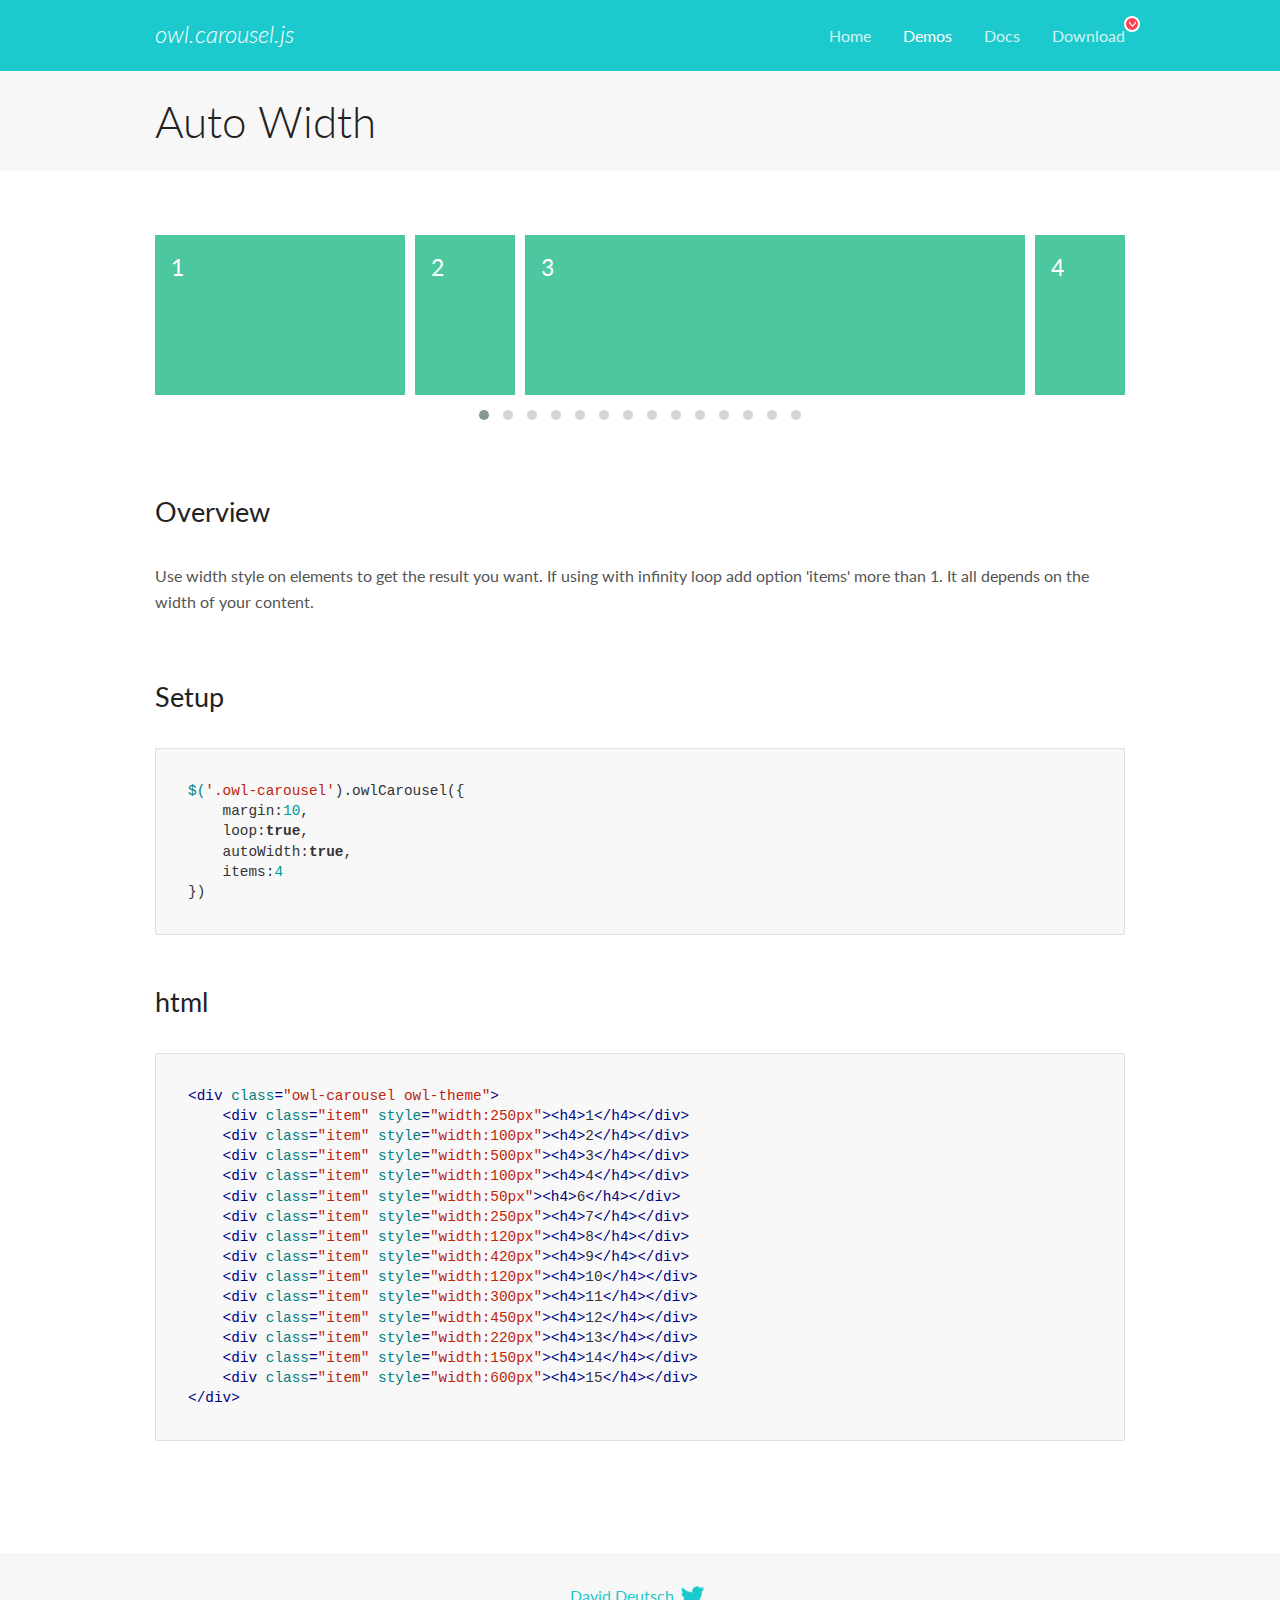
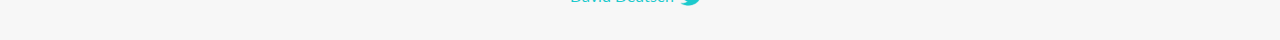
<file: lib/OwlCarousel2-2.3.4/docs/demos/autowidth.html>
<!DOCTYPE html>
<html lang="en">
  <head>

    <!-- head -->
    <meta charset="utf-8">
    <meta name="msapplication-tap-highlight" content="no" />
    <meta name="viewport" content="width=device-width, initial-scale=1.0" />
    <meta name="description" content="Auto Width">
    <meta name="author" content="David Deutsch">
    <title>
      Auto Width Demo | Owl Carousel | 2.3.4
    </title>

    <!-- Stylesheets -->
    <link href='https://fonts.googleapis.com/css?family=Lato:300,400,700,400italic,300italic' rel='stylesheet' type='text/css'>
    <link rel="stylesheet" href="../assets/css/docs.theme.min.css">

    <!-- Owl Stylesheets -->
    <link rel="stylesheet" href="../assets/owlcarousel/assets/owl.carousel.min.css">
    <link rel="stylesheet" href="../assets/owlcarousel/assets/owl.theme.default.min.css">

    <!-- HTML5 shim and Respond.js IE8 support of HTML5 elements and media queries -->

    <!--[if lt IE 9]>
      <script src="https://oss.maxcdn.com/libs/html5shiv/3.7.0/html5shiv.js"></script>
      <script src="https://oss.maxcdn.com/libs/respond.js/1.3.0/respond.min.js"></script>
    <![endif]-->

    <!-- Favicons -->
    <link rel="apple-touch-icon-precomposed" sizes="144x144" href="../assets/ico/apple-touch-icon-144-precomposed.png">
    <link rel="shortcut icon" href="../assets/ico/favicon.png">
    <link rel="shortcut icon" href="favicon.ico">

    <!-- Yeah i know js should not be in header. Its required for demos.-->

    <!-- javascript -->
    <script src="../assets/vendors/jquery.min.js"></script>
    <script src="../assets/owlcarousel/owl.carousel.js"></script>
  </head>
  <body>

    <!-- header -->
    <header class="header">
      <div class="row">
        <div class="large-12 columns">
          <div class="brand left">
            <h3>
              <a href="/OwlCarousel2/">owl.carousel.js</a> 
            </h3>
          </div>
          <a id="toggle-nav" class="right">
            <span></span> <span></span> <span></span> 
          </a> 
          <div class="nav-bar">
            <ul class="clearfix">
              <li> <a href="/OwlCarousel2/index.html">Home</a>  </li>
              <li class="active">
                <a href="/OwlCarousel2/demos/demos.html">Demos</a> 
              </li>
              <li> <a href="/OwlCarousel2/docs/started-welcome.html">Docs</a>  </li>
              <li>
                <a href="https://github.com/OwlCarousel2/OwlCarousel2/archive/2.3.4.zip">Download</a> 
                <span class="download"></span> 
              </li>
            </ul>
          </div>
        </div>
      </div>
    </header>

    <!-- title -->
    <section class="title">
      <div class="row">
        <div class="large-12 columns">
          <h1>Auto Width</h1>
        </div>
      </div>
    </section>

    <!--  Demos -->
    <section id="demos">
      <div class="row">
        <div class="large-12 columns">
          <div class="owl-carousel owl-theme">
            <div class="item" style="width:250px">
              <h4>1</h4>
            </div>
            <div class="item" style="width:100px">
              <h4>2</h4>
            </div>
            <div class="item" style="width:500px">
              <h4>3</h4>
            </div>
            <div class="item" style="width:100px">
              <h4>4</h4>
            </div>
            <div class="item" style="width:50px">
              <h4>6</h4>
            </div>
            <div class="item" style="width:250px">
              <h4>7</h4>
            </div>
            <div class="item" style="width:120px">
              <h4>8</h4>
            </div>
            <div class="item" style="width:420px">
              <h4>9</h4>
            </div>
            <div class="item" style="width:120px">
              <h4>10</h4>
            </div>
            <div class="item" style="width:300px">
              <h4>11</h4>
            </div>
            <div class="item" style="width:450px">
              <h4>12</h4>
            </div>
            <div class="item" style="width:220px">
              <h4>13</h4>
            </div>
            <div class="item" style="width:150px">
              <h4>14</h4>
            </div>
            <div class="item" style="width:600px">
              <h4>15</h4>
            </div>
          </div>
          <h3 id="overview">Overview</h3>
          <p>Use width style on elements to get the result you want. If using with infinity loop add option &#39;items&#39; more than 1. It all depends on the width of your content.</p>
          <h3 id="setup">Setup</h3>
          <pre><code>$(&#39;.owl-carousel&#39;).owlCarousel({
    margin:10,
    loop:true,
    autoWidth:true,
    items:4
})</code></pre>
          <h3 id="html">html</h3>
          <pre><code>&lt;div class=&quot;owl-carousel owl-theme&quot;&gt;
    &lt;div class=&quot;item&quot; style=&quot;width:250px&quot;&gt;&lt;h4&gt;1&lt;/h4&gt;&lt;/div&gt;
    &lt;div class=&quot;item&quot; style=&quot;width:100px&quot;&gt;&lt;h4&gt;2&lt;/h4&gt;&lt;/div&gt;
    &lt;div class=&quot;item&quot; style=&quot;width:500px&quot;&gt;&lt;h4&gt;3&lt;/h4&gt;&lt;/div&gt;
    &lt;div class=&quot;item&quot; style=&quot;width:100px&quot;&gt;&lt;h4&gt;4&lt;/h4&gt;&lt;/div&gt;
    &lt;div class=&quot;item&quot; style=&quot;width:50px&quot;&gt;&lt;h4&gt;6&lt;/h4&gt;&lt;/div&gt;
    &lt;div class=&quot;item&quot; style=&quot;width:250px&quot;&gt;&lt;h4&gt;7&lt;/h4&gt;&lt;/div&gt;
    &lt;div class=&quot;item&quot; style=&quot;width:120px&quot;&gt;&lt;h4&gt;8&lt;/h4&gt;&lt;/div&gt;
    &lt;div class=&quot;item&quot; style=&quot;width:420px&quot;&gt;&lt;h4&gt;9&lt;/h4&gt;&lt;/div&gt;
    &lt;div class=&quot;item&quot; style=&quot;width:120px&quot;&gt;&lt;h4&gt;10&lt;/h4&gt;&lt;/div&gt;
    &lt;div class=&quot;item&quot; style=&quot;width:300px&quot;&gt;&lt;h4&gt;11&lt;/h4&gt;&lt;/div&gt;
    &lt;div class=&quot;item&quot; style=&quot;width:450px&quot;&gt;&lt;h4&gt;12&lt;/h4&gt;&lt;/div&gt;
    &lt;div class=&quot;item&quot; style=&quot;width:220px&quot;&gt;&lt;h4&gt;13&lt;/h4&gt;&lt;/div&gt;
    &lt;div class=&quot;item&quot; style=&quot;width:150px&quot;&gt;&lt;h4&gt;14&lt;/h4&gt;&lt;/div&gt;
    &lt;div class=&quot;item&quot; style=&quot;width:600px&quot;&gt;&lt;h4&gt;15&lt;/h4&gt;&lt;/div&gt;
&lt;/div&gt;</code></pre>
          <script>
            $(document).ready(function() {
              $('.owl-carousel').owlCarousel({
                margin: 10,
                loop: true,
                autoWidth: true,
                items: 4
              })
            })
          </script>
        </div>
      </div>
    </section>

    <!-- footer -->
    <footer class="footer">
      <div class="row">
        <div class="large-12 columns">
          <h5>
            <a href="/OwlCarousel2/docs/support-contact.html">David Deutsch</a> 
            <a id="custom-tweet-button" href="https://twitter.com/share?url=https://github.com/OwlCarousel2/OwlCarousel2&text=Owl Carousel - This is so awesome! " target="_blank"></a> 
          </h5>
        </div>
      </div>
    </footer>

    <!-- vendors -->
    <script src="../assets/vendors/highlight.js"></script>
    <script src="../assets/js/app.js"></script>
  </body>
</html>
</file>
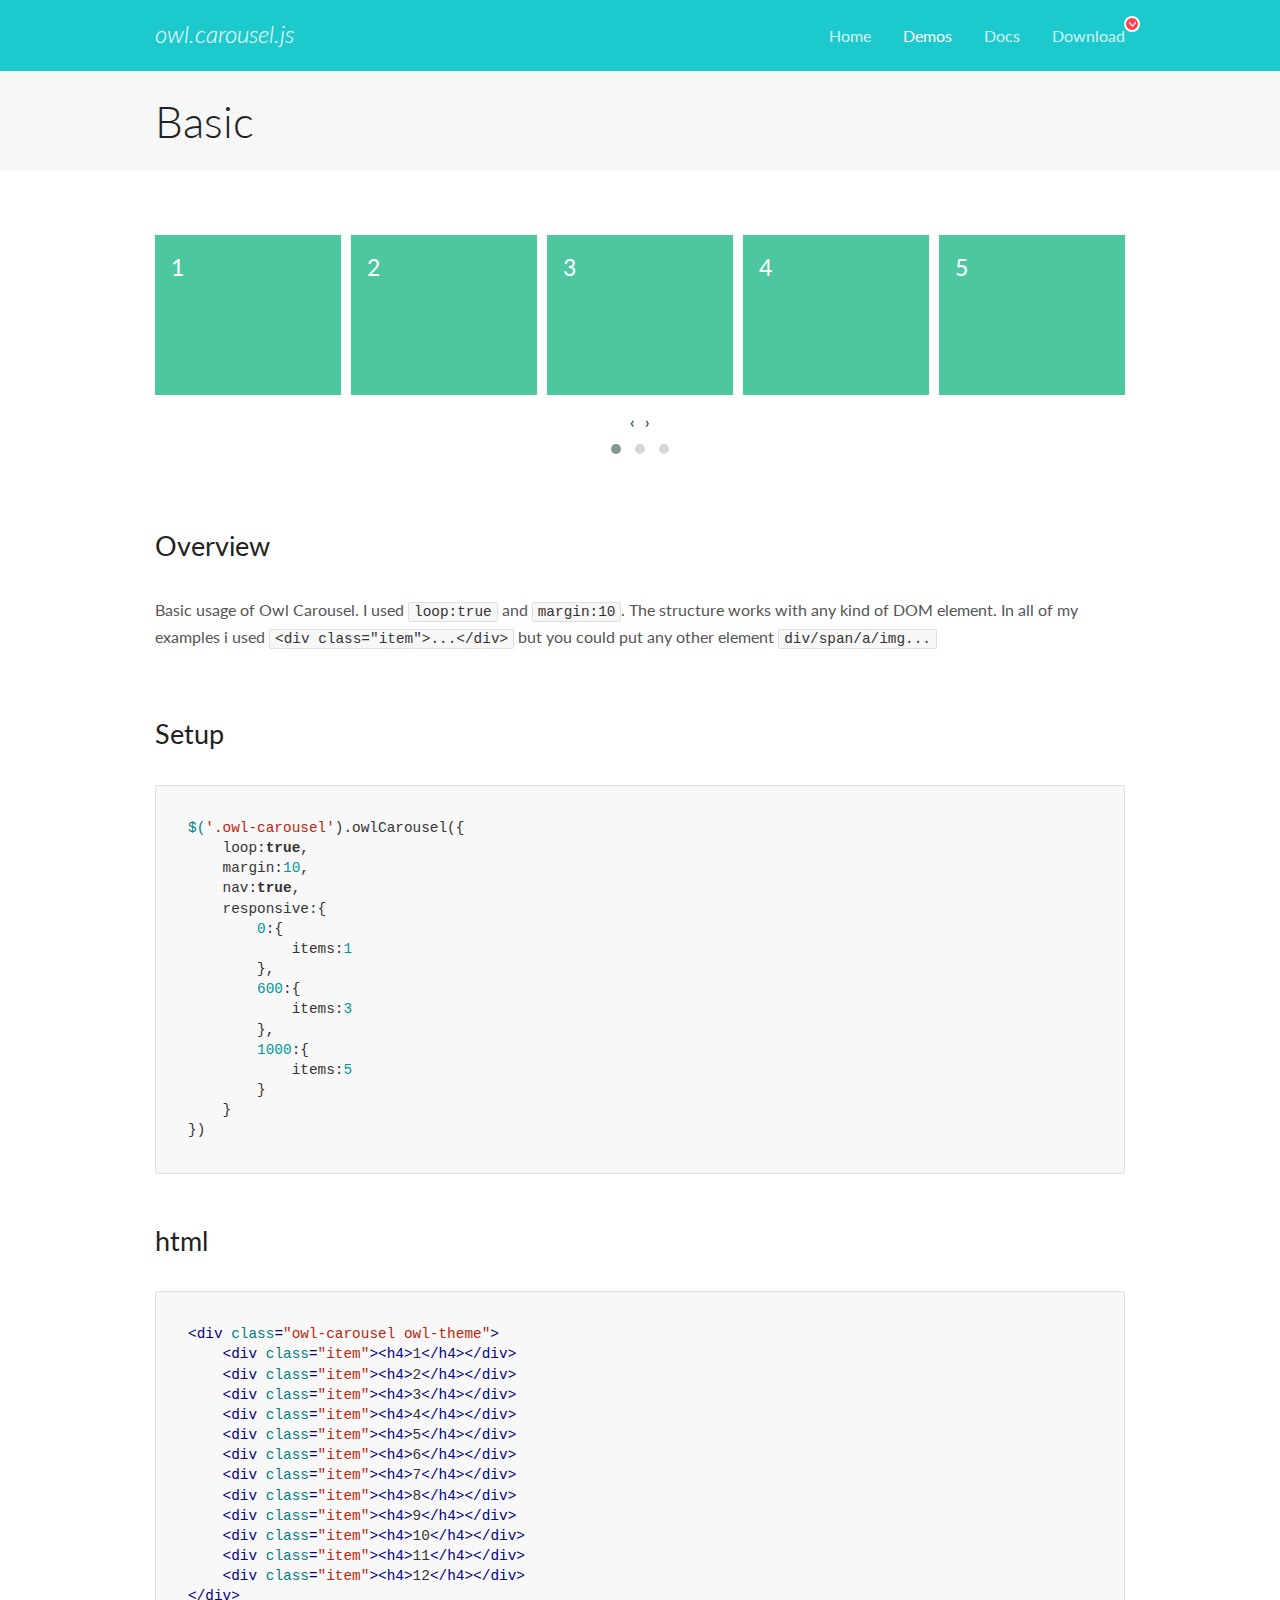
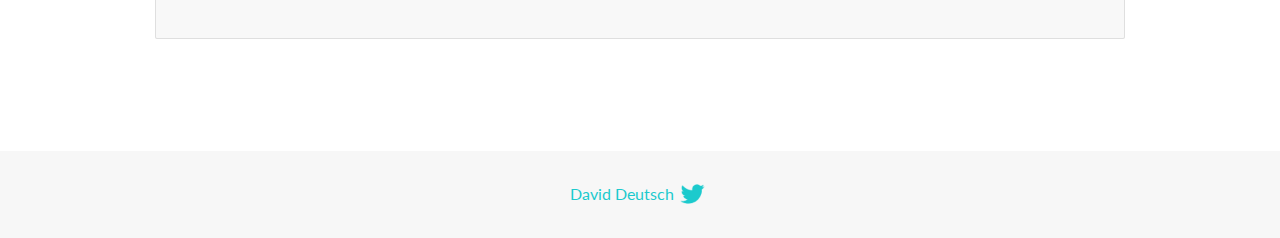
<file: lib/OwlCarousel2-2.3.4/docs/demos/basic.html>
<!DOCTYPE html>
<html lang="en">
  <head>

    <!-- head -->
    <meta charset="utf-8">
    <meta name="msapplication-tap-highlight" content="no" />
    <meta name="viewport" content="width=device-width, initial-scale=1.0" />
    <meta name="description" content="Basic usage demo">
    <meta name="author" content="David Deutsch">
    <title>
      Basic Demo | Owl Carousel | 2.3.4
    </title>

    <!-- Stylesheets -->
    <link href='https://fonts.googleapis.com/css?family=Lato:300,400,700,400italic,300italic' rel='stylesheet' type='text/css'>
    <link rel="stylesheet" href="../assets/css/docs.theme.min.css">

    <!-- Owl Stylesheets -->
    <link rel="stylesheet" href="../assets/owlcarousel/assets/owl.carousel.min.css">
    <link rel="stylesheet" href="../assets/owlcarousel/assets/owl.theme.default.min.css">

    <!-- HTML5 shim and Respond.js IE8 support of HTML5 elements and media queries -->

    <!--[if lt IE 9]>
      <script src="https://oss.maxcdn.com/libs/html5shiv/3.7.0/html5shiv.js"></script>
      <script src="https://oss.maxcdn.com/libs/respond.js/1.3.0/respond.min.js"></script>
    <![endif]-->

    <!-- Favicons -->
    <link rel="apple-touch-icon-precomposed" sizes="144x144" href="../assets/ico/apple-touch-icon-144-precomposed.png">
    <link rel="shortcut icon" href="../assets/ico/favicon.png">
    <link rel="shortcut icon" href="favicon.ico">

    <!-- Yeah i know js should not be in header. Its required for demos.-->

    <!-- javascript -->
    <script src="../assets/vendors/jquery.min.js"></script>
    <script src="../assets/owlcarousel/owl.carousel.js"></script>
  </head>
  <body>

    <!-- header -->
    <header class="header">
      <div class="row">
        <div class="large-12 columns">
          <div class="brand left">
            <h3>
              <a href="/OwlCarousel2/">owl.carousel.js</a> 
            </h3>
          </div>
          <a id="toggle-nav" class="right">
            <span></span> <span></span> <span></span> 
          </a> 
          <div class="nav-bar">
            <ul class="clearfix">
              <li> <a href="/OwlCarousel2/index.html">Home</a>  </li>
              <li class="active">
                <a href="/OwlCarousel2/demos/demos.html">Demos</a> 
              </li>
              <li> <a href="/OwlCarousel2/docs/started-welcome.html">Docs</a>  </li>
              <li>
                <a href="https://github.com/OwlCarousel2/OwlCarousel2/archive/2.3.4.zip">Download</a> 
                <span class="download"></span> 
              </li>
            </ul>
          </div>
        </div>
      </div>
    </header>

    <!-- title -->
    <section class="title">
      <div class="row">
        <div class="large-12 columns">
          <h1>Basic</h1>
        </div>
      </div>
    </section>

    <!--  Demos -->
    <section id="demos">
      <div class="row">
        <div class="large-12 columns">
          <div class="owl-carousel owl-theme">
            <div class="item">
              <h4>1</h4>
            </div>
            <div class="item">
              <h4>2</h4>
            </div>
            <div class="item">
              <h4>3</h4>
            </div>
            <div class="item">
              <h4>4</h4>
            </div>
            <div class="item">
              <h4>5</h4>
            </div>
            <div class="item">
              <h4>6</h4>
            </div>
            <div class="item">
              <h4>7</h4>
            </div>
            <div class="item">
              <h4>8</h4>
            </div>
            <div class="item">
              <h4>9</h4>
            </div>
            <div class="item">
              <h4>10</h4>
            </div>
            <div class="item">
              <h4>11</h4>
            </div>
            <div class="item">
              <h4>12</h4>
            </div>
          </div>
          <h3 id="overview">Overview</h3>
          <p>Basic usage of Owl Carousel. I used <code>loop:true</code> and <code>margin:10</code>. The structure works with any kind of DOM element. In all of my examples i used <code>&lt;div class=&quot;item&quot;&gt;...&lt;/div&gt;</code> but you could
            put any other element <code>div/span/a/img...</code></p>
          <h3 id="setup">Setup</h3>
          <pre><code>$(&#39;.owl-carousel&#39;).owlCarousel({
    loop:true,
    margin:10,
    nav:true,
    responsive:{
        0:{
            items:1
        },
        600:{
            items:3
        },
        1000:{
            items:5
        }
    }
})</code></pre>
          <h3 id="html">html</h3>
          <pre><code>&lt;div class=&quot;owl-carousel owl-theme&quot;&gt;
    &lt;div class=&quot;item&quot;&gt;&lt;h4&gt;1&lt;/h4&gt;&lt;/div&gt;
    &lt;div class=&quot;item&quot;&gt;&lt;h4&gt;2&lt;/h4&gt;&lt;/div&gt;
    &lt;div class=&quot;item&quot;&gt;&lt;h4&gt;3&lt;/h4&gt;&lt;/div&gt;
    &lt;div class=&quot;item&quot;&gt;&lt;h4&gt;4&lt;/h4&gt;&lt;/div&gt;
    &lt;div class=&quot;item&quot;&gt;&lt;h4&gt;5&lt;/h4&gt;&lt;/div&gt;
    &lt;div class=&quot;item&quot;&gt;&lt;h4&gt;6&lt;/h4&gt;&lt;/div&gt;
    &lt;div class=&quot;item&quot;&gt;&lt;h4&gt;7&lt;/h4&gt;&lt;/div&gt;
    &lt;div class=&quot;item&quot;&gt;&lt;h4&gt;8&lt;/h4&gt;&lt;/div&gt;
    &lt;div class=&quot;item&quot;&gt;&lt;h4&gt;9&lt;/h4&gt;&lt;/div&gt;
    &lt;div class=&quot;item&quot;&gt;&lt;h4&gt;10&lt;/h4&gt;&lt;/div&gt;
    &lt;div class=&quot;item&quot;&gt;&lt;h4&gt;11&lt;/h4&gt;&lt;/div&gt;
    &lt;div class=&quot;item&quot;&gt;&lt;h4&gt;12&lt;/h4&gt;&lt;/div&gt;
&lt;/div&gt;</code></pre>
          <script>
            $(document).ready(function() {
              var owl = $('.owl-carousel');
              owl.owlCarousel({
                margin: 10,
                nav: true,
                loop: true,
                responsive: {
                  0: {
                    items: 1
                  },
                  600: {
                    items: 3
                  },
                  1000: {
                    items: 5
                  }
                }
              })
            })
          </script>
        </div>
      </div>
    </section>

    <!-- footer -->
    <footer class="footer">
      <div class="row">
        <div class="large-12 columns">
          <h5>
            <a href="/OwlCarousel2/docs/support-contact.html">David Deutsch</a> 
            <a id="custom-tweet-button" href="https://twitter.com/share?url=https://github.com/OwlCarousel2/OwlCarousel2&text=Owl Carousel - This is so awesome! " target="_blank"></a> 
          </h5>
        </div>
      </div>
    </footer>

    <!-- vendors -->
    <script src="../assets/vendors/highlight.js"></script>
    <script src="../assets/js/app.js"></script>
  </body>
</html>
</file>
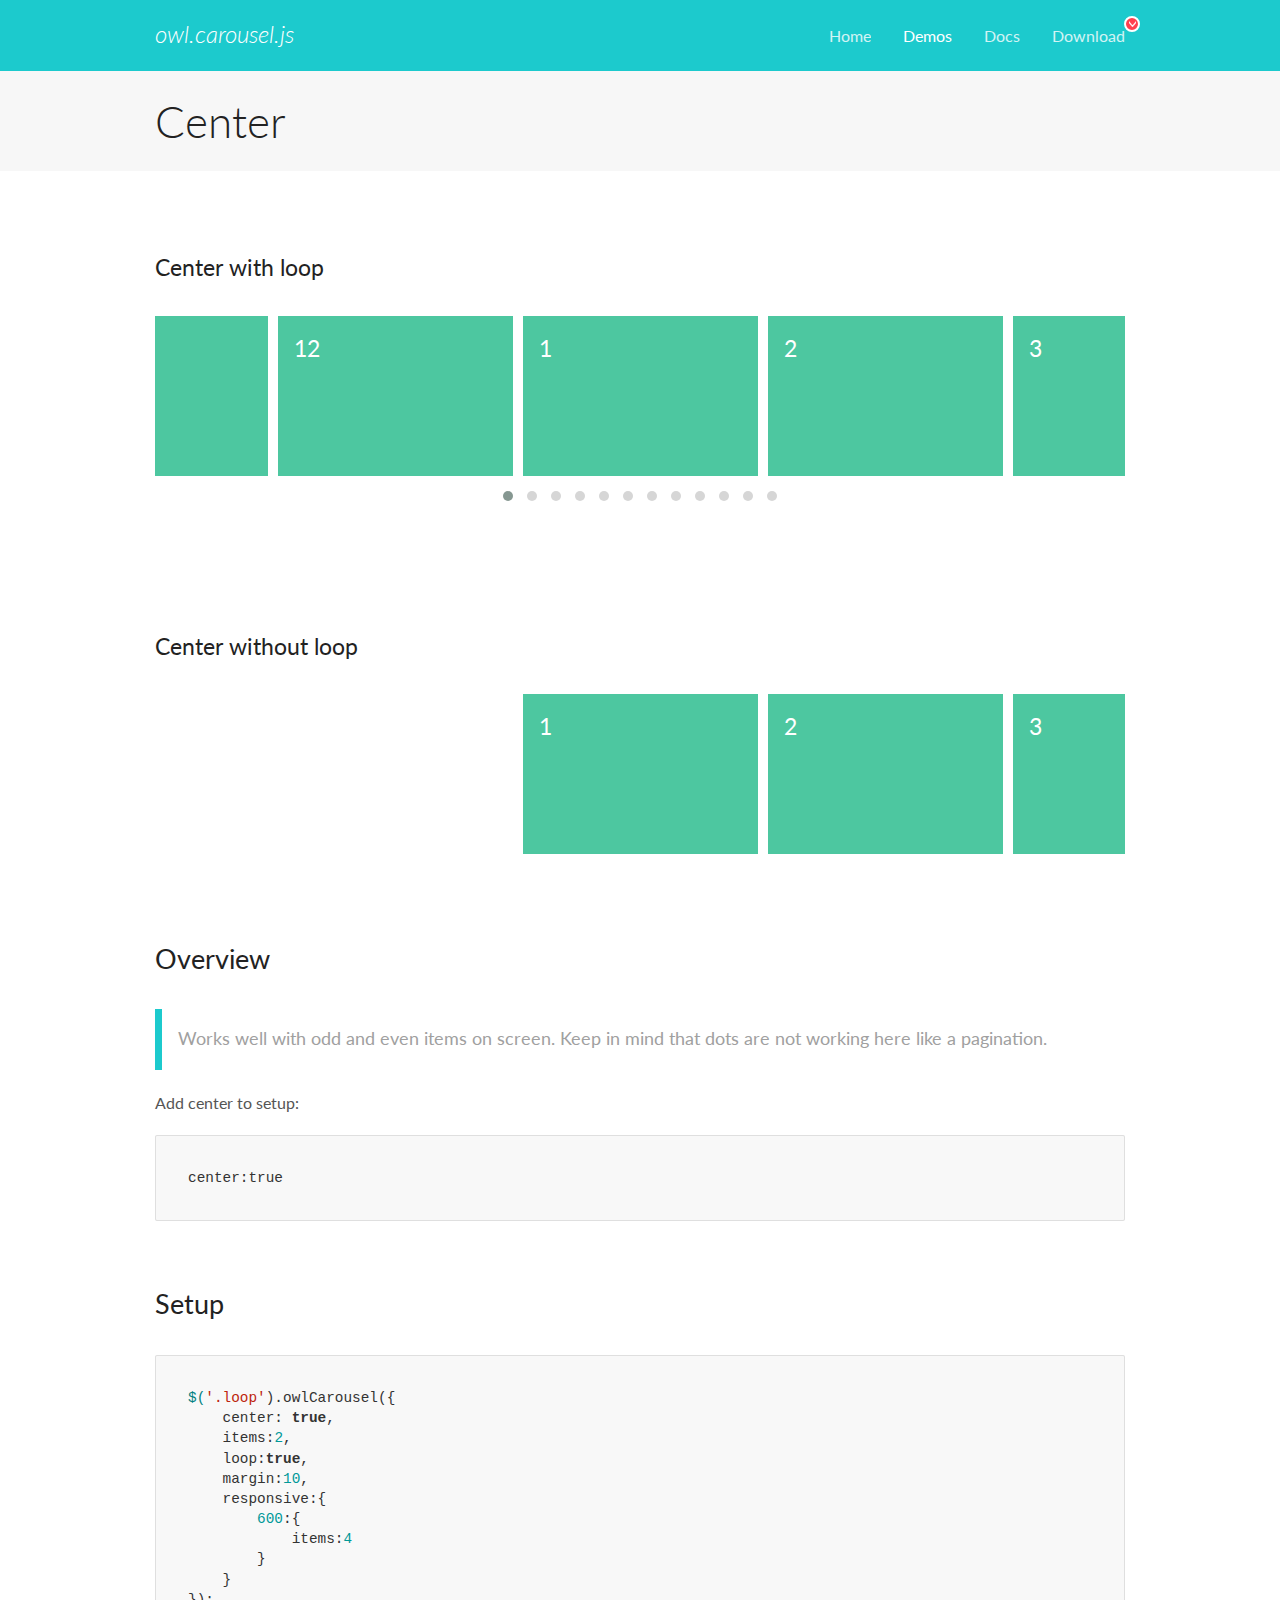
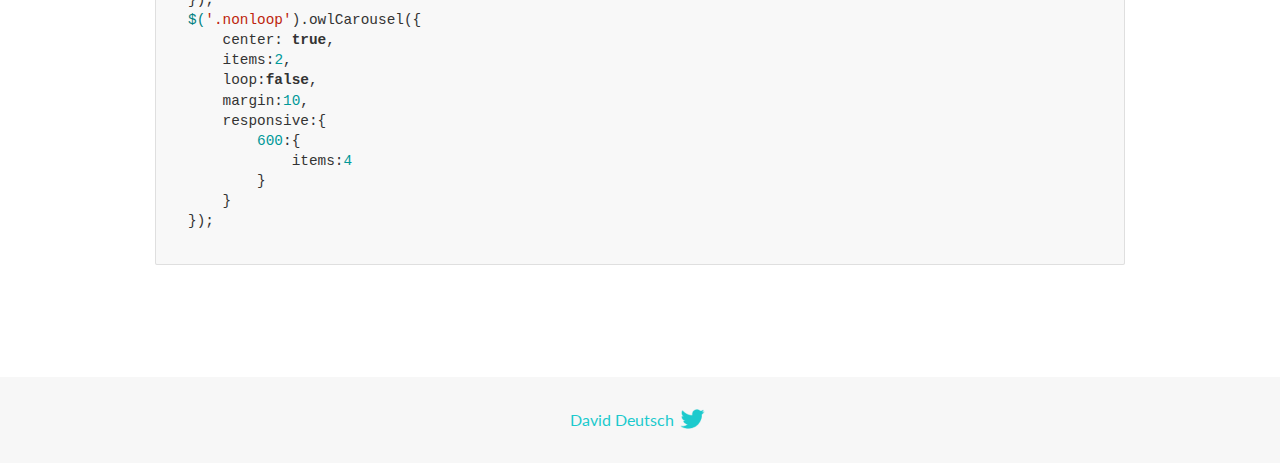
<file: lib/OwlCarousel2-2.3.4/docs/demos/center.html>
<!DOCTYPE html>
<html lang="en">
  <head>

    <!-- head -->
    <meta charset="utf-8">
    <meta name="msapplication-tap-highlight" content="no" />
    <meta name="viewport" content="width=device-width, initial-scale=1.0" />
    <meta name="description" content="Center carousel">
    <meta name="author" content="David Deutsch">
    <title>
      Center Demo | Owl Carousel | 2.3.4
    </title>

    <!-- Stylesheets -->
    <link href='https://fonts.googleapis.com/css?family=Lato:300,400,700,400italic,300italic' rel='stylesheet' type='text/css'>
    <link rel="stylesheet" href="../assets/css/docs.theme.min.css">

    <!-- Owl Stylesheets -->
    <link rel="stylesheet" href="../assets/owlcarousel/assets/owl.carousel.min.css">
    <link rel="stylesheet" href="../assets/owlcarousel/assets/owl.theme.default.min.css">

    <!-- HTML5 shim and Respond.js IE8 support of HTML5 elements and media queries -->

    <!--[if lt IE 9]>
      <script src="https://oss.maxcdn.com/libs/html5shiv/3.7.0/html5shiv.js"></script>
      <script src="https://oss.maxcdn.com/libs/respond.js/1.3.0/respond.min.js"></script>
    <![endif]-->

    <!-- Favicons -->
    <link rel="apple-touch-icon-precomposed" sizes="144x144" href="../assets/ico/apple-touch-icon-144-precomposed.png">
    <link rel="shortcut icon" href="../assets/ico/favicon.png">
    <link rel="shortcut icon" href="favicon.ico">

    <!-- Yeah i know js should not be in header. Its required for demos.-->

    <!-- javascript -->
    <script src="../assets/vendors/jquery.min.js"></script>
    <script src="../assets/owlcarousel/owl.carousel.js"></script>
  </head>
  <body>

    <!-- header -->
    <header class="header">
      <div class="row">
        <div class="large-12 columns">
          <div class="brand left">
            <h3>
              <a href="/OwlCarousel2/">owl.carousel.js</a> 
            </h3>
          </div>
          <a id="toggle-nav" class="right">
            <span></span> <span></span> <span></span> 
          </a> 
          <div class="nav-bar">
            <ul class="clearfix">
              <li> <a href="/OwlCarousel2/index.html">Home</a>  </li>
              <li class="active">
                <a href="/OwlCarousel2/demos/demos.html">Demos</a> 
              </li>
              <li> <a href="/OwlCarousel2/docs/started-welcome.html">Docs</a>  </li>
              <li>
                <a href="https://github.com/OwlCarousel2/OwlCarousel2/archive/2.3.4.zip">Download</a> 
                <span class="download"></span> 
              </li>
            </ul>
          </div>
        </div>
      </div>
    </header>

    <!-- title -->
    <section class="title">
      <div class="row">
        <div class="large-12 columns">
          <h1>Center</h1>
        </div>
      </div>
    </section>

    <!--  Demos -->
    <section id="demos">
      <div class="row">
        <div class="large-12 columns">
          <h4 id="center-with-loop">Center with loop</h4>
          <div class="loop owl-carousel owl-theme">
            <div class="item">
              <h4>1</h4>
            </div>
            <div class="item">
              <h4>2</h4>
            </div>
            <div class="item">
              <h4>3</h4>
            </div>
            <div class="item">
              <h4>4</h4>
            </div>
            <div class="item">
              <h4>5</h4>
            </div>
            <div class="item">
              <h4>6</h4>
            </div>
            <div class="item">
              <h4>7</h4>
            </div>
            <div class="item">
              <h4>8</h4>
            </div>
            <div class="item">
              <h4>9</h4>
            </div>
            <div class="item">
              <h4>10</h4>
            </div>
            <div class="item">
              <h4>11</h4>
            </div>
            <div class="item">
              <h4>12</h4>
            </div>
          </div>
          <br>
          <h4 id="center-without-loop">Center without loop</h4>
          <div class="nonloop owl-carousel">
            <div class="item">
              <h4>1</h4>
            </div>
            <div class="item">
              <h4>2</h4>
            </div>
            <div class="item">
              <h4>3</h4>
            </div>
            <div class="item">
              <h4>4</h4>
            </div>
            <div class="item">
              <h4>5</h4>
            </div>
            <div class="item">
              <h4>6</h4>
            </div>
            <div class="item">
              <h4>7</h4>
            </div>
            <div class="item">
              <h4>8</h4>
            </div>
            <div class="item">
              <h4>9</h4>
            </div>
            <div class="item">
              <h4>10</h4>
            </div>
            <div class="item">
              <h4>11</h4>
            </div>
            <div class="item">
              <h4>12</h4>
            </div>
          </div>
          <h3 id="overview">Overview</h3>
          <blockquote>
            <p>Works well with odd and even items on screen. Keep in mind that dots are not working here like a pagination.</p>
          </blockquote>
          <p>Add center to setup:</p>
          <pre><code>center:true</code></pre>
          <h3 id="setup">Setup</h3>
          <pre><code>$(&#39;.loop&#39;).owlCarousel({
    center: true,
    items:2,
    loop:true,
    margin:10,
    responsive:{
        600:{
            items:4
        }
    }
});
$(&#39;.nonloop&#39;).owlCarousel({
    center: true,
    items:2,
    loop:false,
    margin:10,
    responsive:{
        600:{
            items:4
        }
    }
});</code></pre>
          <script>
            jQuery(document).ready(function($) {
              $('.loop').owlCarousel({
                center: true,
                items: 2,
                loop: true,
                margin: 10,
                responsive: {
                  600: {
                    items: 4
                  }
                }
              });
              $('.nonloop').owlCarousel({
                center: true,
                items: 2,
                loop: false,
                margin: 10,
                responsive: {
                  600: {
                    items: 4
                  }
                }
              });
            });
          </script>
        </div>
      </div>
    </section>

    <!-- footer -->
    <footer class="footer">
      <div class="row">
        <div class="large-12 columns">
          <h5>
            <a href="/OwlCarousel2/docs/support-contact.html">David Deutsch</a> 
            <a id="custom-tweet-button" href="https://twitter.com/share?url=https://github.com/OwlCarousel2/OwlCarousel2&text=Owl Carousel - This is so awesome! " target="_blank"></a> 
          </h5>
        </div>
      </div>
    </footer>

    <!-- vendors -->
    <script src="../assets/vendors/highlight.js"></script>
    <script src="../assets/js/app.js"></script>
  </body>
</html>
</file>
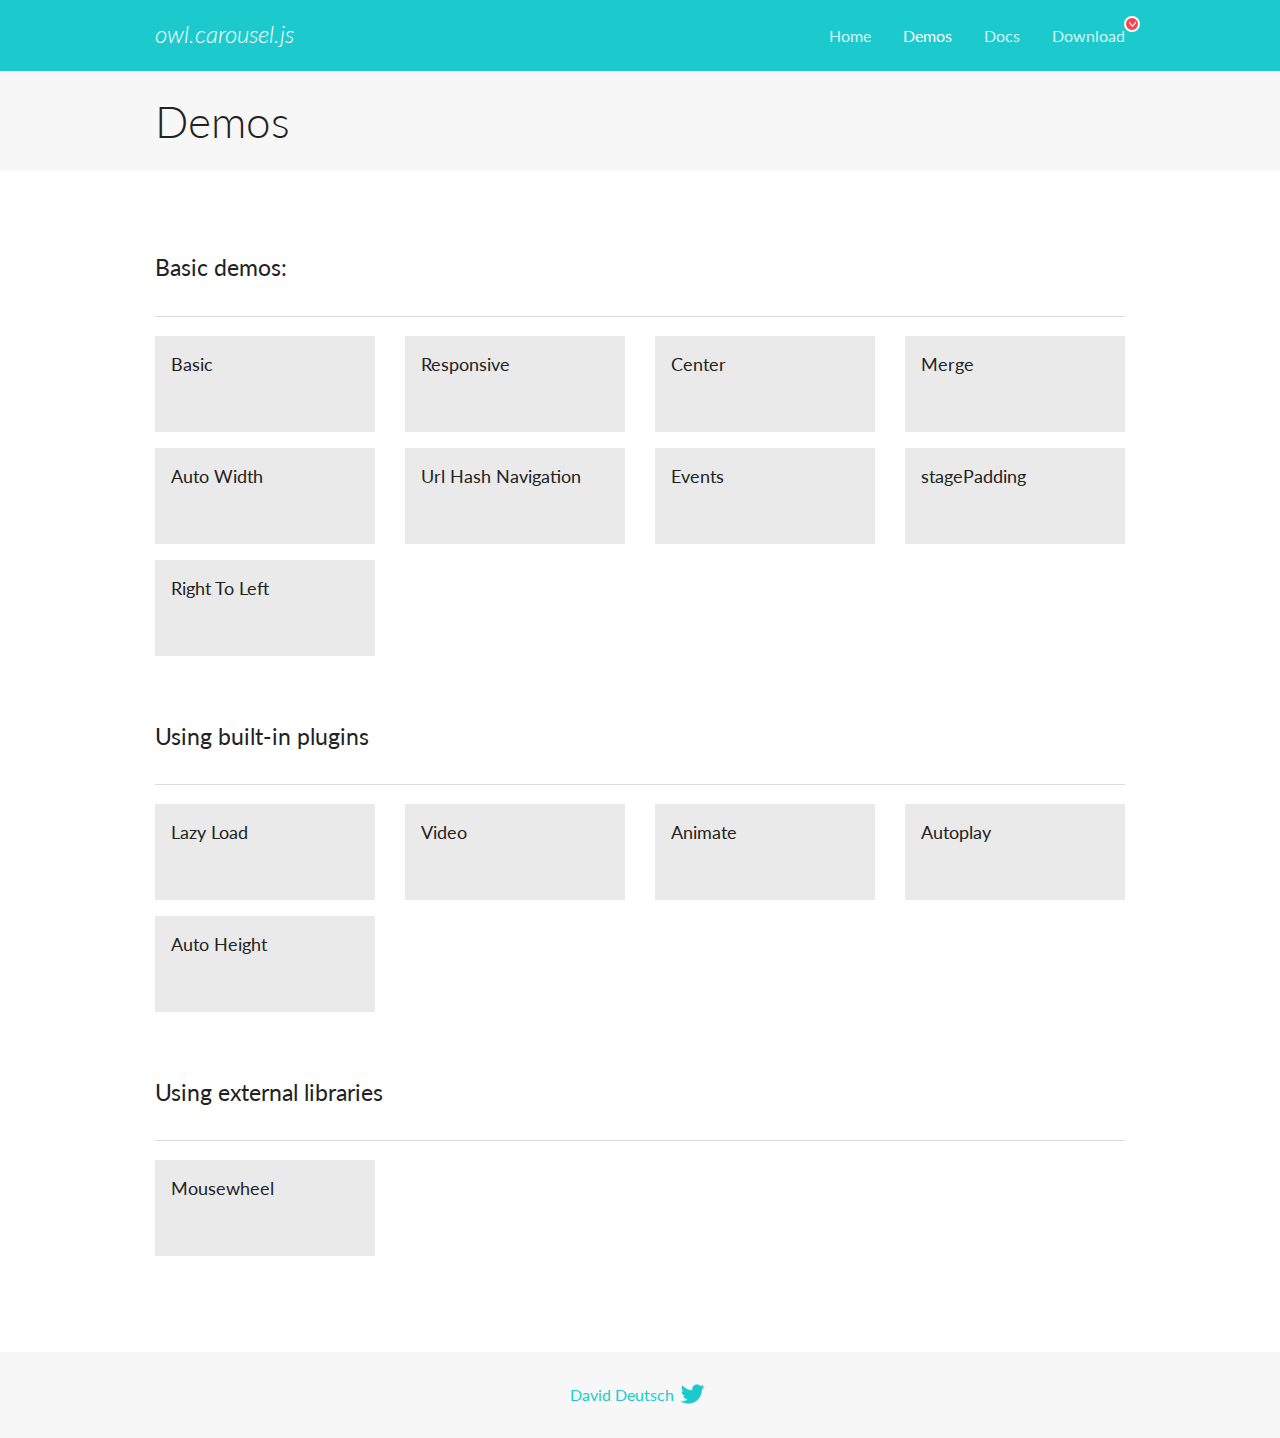
<file: lib/OwlCarousel2-2.3.4/docs/demos/demos.html>
<!DOCTYPE html>
<html lang="en">
  <head>

    <!-- head -->
    <meta charset="utf-8">
    <meta name="msapplication-tap-highlight" content="no" />
    <meta name="viewport" content="width=device-width, initial-scale=1.0" />
    <meta name="description" content="A list of Owl Carousel examples.">
    <meta name="author" content="David Deutsch">
    <title>
      Demos | Owl Carousel | 2.3.4
    </title>

    <!-- Stylesheets -->
    <link href='https://fonts.googleapis.com/css?family=Lato:300,400,700,400italic,300italic' rel='stylesheet' type='text/css'>
    <link rel="stylesheet" href="../assets/css/docs.theme.min.css">

    <!-- Owl Stylesheets -->
    <link rel="stylesheet" href="../assets/owlcarousel/assets/owl.carousel.min.css">
    <link rel="stylesheet" href="../assets/owlcarousel/assets/owl.theme.default.min.css">

    <!-- HTML5 shim and Respond.js IE8 support of HTML5 elements and media queries -->

    <!--[if lt IE 9]>
      <script src="https://oss.maxcdn.com/libs/html5shiv/3.7.0/html5shiv.js"></script>
      <script src="https://oss.maxcdn.com/libs/respond.js/1.3.0/respond.min.js"></script>
    <![endif]-->

    <!-- Favicons -->
    <link rel="apple-touch-icon-precomposed" sizes="144x144" href="../assets/ico/apple-touch-icon-144-precomposed.png">
    <link rel="shortcut icon" href="../assets/ico/favicon.png">
    <link rel="shortcut icon" href="favicon.ico">

    <!-- Yeah i know js should not be in header. Its required for demos.-->

    <!-- javascript -->
    <script src="../assets/vendors/jquery.min.js"></script>
    <script src="../assets/owlcarousel/owl.carousel.js"></script>
  </head>
  <body>

    <!-- header -->
    <header class="header">
      <div class="row">
        <div class="large-12 columns">
          <div class="brand left">
            <h3>
              <a href="/OwlCarousel2/">owl.carousel.js</a> 
            </h3>
          </div>
          <a id="toggle-nav" class="right">
            <span></span> <span></span> <span></span> 
          </a> 
          <div class="nav-bar">
            <ul class="clearfix">
              <li> <a href="/OwlCarousel2/index.html">Home</a>  </li>
              <li class="active">
                <a href="/OwlCarousel2/demos/demos.html">Demos</a> 
              </li>
              <li> <a href="/OwlCarousel2/docs/started-welcome.html">Docs</a>  </li>
              <li>
                <a href="https://github.com/OwlCarousel2/OwlCarousel2/archive/2.3.4.zip">Download</a> 
                <span class="download"></span> 
              </li>
            </ul>
          </div>
        </div>
      </div>
    </header>

    <!-- title -->
    <section class="title">
      <div class="row">
        <div class="large-12 columns">
          <h1>Demos</h1>
        </div>
      </div>
    </section>

    <!--  Demos -->
    <section id="demos">
      <div class="row">
        <div class="large-12 columns">
          <h4 id="basic-demos-">Basic demos:</h4>
          <hr>
          <div class="demo-list">
            <div class="row">
              <div class="small-6 medium-4 large-3 columns">
                <a href="basic.html" class="demo-block">
                  <h5>Basic </h5>
                </a> 
              </div>
              <div class="small-6 medium-4 large-3 columns">
                <a href="responsive.html" class="demo-block">
                  <h5>Responsive </h5>
                </a> 
              </div>
              <div class="small-6 medium-4 large-3 columns">
                <a href="center.html" class="demo-block">
                  <h5>Center </h5>
                </a> 
              </div>
              <div class="small-6 medium-4 large-3 columns">
                <a href="merge.html" class="demo-block">
                  <h5>Merge </h5>
                </a> 
              </div>
              <div class="small-6 medium-4 large-3 columns">
                <a href="autowidth.html" class="demo-block">
                  <h5>Auto Width </h5>
                </a> 
              </div>
              <div class="small-6 medium-4 large-3 columns">
                <a href="urlhashnav.html" class="demo-block">
                  <h5>Url Hash Navigation </h5>
                </a> 
              </div>
              <div class="small-6 medium-4 large-3 columns">
                <a href="events.html" class="demo-block">
                  <h5>Events </h5>
                </a> 
              </div>
              <div class="small-6 medium-4 large-3 columns">
                <a href="stagepadding.html" class="demo-block">
                  <h5>stagePadding </h5>
                </a> 
              </div>
              <div class="small-6 medium-4 large-3 columns">
                <a href="rtl.html" class="demo-block">
                  <h5>Right To Left </h5>
                </a> 
              </div>
            </div>
          </div>
          <h4 id="using-built-in-plugins">Using built-in plugins</h4>
          <hr>
          <div class="demo-list">
            <div class="row">
              <div class="small-6 medium-4 large-3 columns">
                <a href="lazyLoad.html" class="demo-block">
                  <h5>Lazy Load </h5>
                </a> 
              </div>
              <div class="small-6 medium-4 large-3 columns">
                <a href="video.html" class="demo-block">
                  <h5>Video </h5>
                </a> 
              </div>
              <div class="small-6 medium-4 large-3 columns">
                <a href="animate.html" class="demo-block">
                  <h5>Animate </h5>
                </a> 
              </div>
              <div class="small-6 medium-4 large-3 columns">
                <a href="autoplay.html" class="demo-block">
                  <h5>Autoplay </h5>
                </a> 
              </div>
              <div class="small-6 medium-4 large-3 columns">
                <a href="autoheight.html" class="demo-block">
                  <h5>Auto Height </h5>
                </a> 
              </div>
            </div>
          </div>
          <h4 id="using-external-libraries">Using external libraries</h4>
          <hr>
          <div class="demo-list">
            <div class="row">
              <div class="small-6 medium-4 large-3 columns">
                <a href="mousewheel.html" class="demo-block">
                  <h5>Mousewheel </h5>
                </a> 
              </div>
            </div>
          </div>
        </div>
      </div>
    </section>

    <!-- footer -->
    <footer class="footer">
      <div class="row">
        <div class="large-12 columns">
          <h5>
            <a href="/OwlCarousel2/docs/support-contact.html">David Deutsch</a> 
            <a id="custom-tweet-button" href="https://twitter.com/share?url=https://github.com/OwlCarousel2/OwlCarousel2&text=Owl Carousel - This is so awesome! " target="_blank"></a> 
          </h5>
        </div>
      </div>
    </footer>

    <!-- vendors -->
    <script src="../assets/vendors/highlight.js"></script>
    <script src="../assets/js/app.js"></script>
  </body>
</html>
</file>
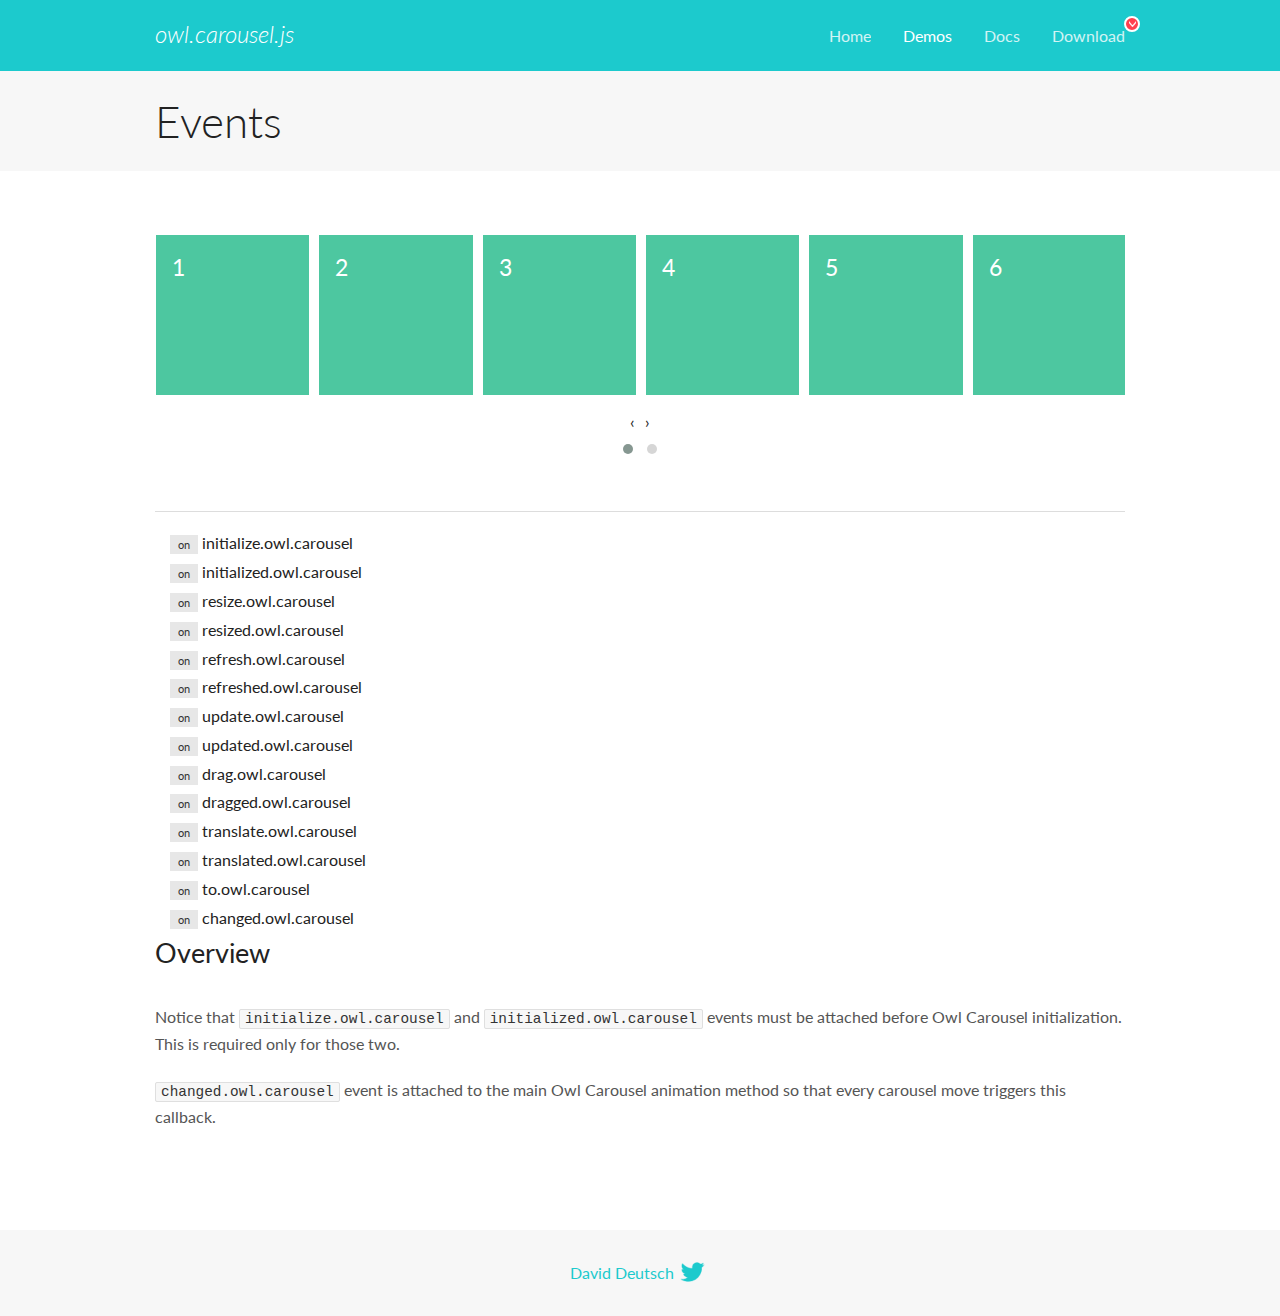
<file: lib/OwlCarousel2-2.3.4/docs/demos/events.html>
<!DOCTYPE html>
<html lang="en">
  <head>

    <!-- head -->
    <meta charset="utf-8">
    <meta name="msapplication-tap-highlight" content="no" />
    <meta name="viewport" content="width=device-width, initial-scale=1.0" />
    <meta name="description" content="Events usage demo">
    <meta name="author" content="David Deutsch">
    <title>
      Events Demo | Owl Carousel | 2.3.4
    </title>

    <!-- Stylesheets -->
    <link href='https://fonts.googleapis.com/css?family=Lato:300,400,700,400italic,300italic' rel='stylesheet' type='text/css'>
    <link rel="stylesheet" href="../assets/css/docs.theme.min.css">

    <!-- Owl Stylesheets -->
    <link rel="stylesheet" href="../assets/owlcarousel/assets/owl.carousel.min.css">
    <link rel="stylesheet" href="../assets/owlcarousel/assets/owl.theme.default.min.css">

    <!-- HTML5 shim and Respond.js IE8 support of HTML5 elements and media queries -->

    <!--[if lt IE 9]>
      <script src="https://oss.maxcdn.com/libs/html5shiv/3.7.0/html5shiv.js"></script>
      <script src="https://oss.maxcdn.com/libs/respond.js/1.3.0/respond.min.js"></script>
    <![endif]-->

    <!-- Favicons -->
    <link rel="apple-touch-icon-precomposed" sizes="144x144" href="../assets/ico/apple-touch-icon-144-precomposed.png">
    <link rel="shortcut icon" href="../assets/ico/favicon.png">
    <link rel="shortcut icon" href="favicon.ico">

    <!-- Yeah i know js should not be in header. Its required for demos.-->

    <!-- javascript -->
    <script src="../assets/vendors/jquery.min.js"></script>
    <script src="../assets/owlcarousel/owl.carousel.js"></script>
  </head>
  <body>

    <!-- header -->
    <header class="header">
      <div class="row">
        <div class="large-12 columns">
          <div class="brand left">
            <h3>
              <a href="/OwlCarousel2/">owl.carousel.js</a> 
            </h3>
          </div>
          <a id="toggle-nav" class="right">
            <span></span> <span></span> <span></span> 
          </a> 
          <div class="nav-bar">
            <ul class="clearfix">
              <li> <a href="/OwlCarousel2/index.html">Home</a>  </li>
              <li class="active">
                <a href="/OwlCarousel2/demos/demos.html">Demos</a> 
              </li>
              <li> <a href="/OwlCarousel2/docs/started-welcome.html">Docs</a>  </li>
              <li>
                <a href="https://github.com/OwlCarousel2/OwlCarousel2/archive/2.3.4.zip">Download</a> 
                <span class="download"></span> 
              </li>
            </ul>
          </div>
        </div>
      </div>
    </header>

    <!-- title -->
    <section class="title">
      <div class="row">
        <div class="large-12 columns">
          <h1>Events</h1>
        </div>
      </div>
    </section>

    <!--  Demos -->
    <section id="demos">
      <div class="row">
        <div class="large-12 columns">
          <div class="owl-carousel owl-theme">
            <div class="item">
              <h4>1</h4>
            </div>
            <div class="item">
              <h4>2</h4>
            </div>
            <div class="item">
              <h4>3</h4>
            </div>
            <div class="item">
              <h4>4</h4>
            </div>
            <div class="item">
              <h4>5</h4>
            </div>
            <div class="item">
              <h4>6</h4>
            </div>
            <div class="item">
              <h4>7</h4>
            </div>
            <div class="item">
              <h4>8</h4>
            </div>
            <div class="item">
              <h4>9</h4>
            </div>
            <div class="item">
              <h4>10</h4>
            </div>
            <div class="item">
              <h4>11</h4>
            </div>
            <div class="item">
              <h4>12</h4>
            </div>
          </div>
          <hr>
          <div class="large-12 columns callbacks">
            <div><span class="label secondary initialize">on</span>  initialize.owl.carousel </div>
            <div><span class="label secondary initialized">on</span>  initialized.owl.carousel </div>
            <div><span class="label secondary resize">on</span>  resize.owl.carousel </div>
            <div><span class="label secondary resized">on</span>  resized.owl.carousel </div>
            <div><span class="label secondary refresh">on</span>  refresh.owl.carousel </div>
            <div><span class="label secondary refreshed">on</span>  refreshed.owl.carousel </div>
            <div><span class="label secondary update">on</span>  update.owl.carousel </div>
            <div><span class="label secondary updated">on</span>  updated.owl.carousel </div>
            <div><span class="label secondary drag">on</span>  drag.owl.carousel </div>
            <div><span class="label secondary dragged">on</span>  dragged.owl.carousel </div>
            <div><span class="label secondary translate">on</span>  translate.owl.carousel </div>
            <div><span class="label secondary translated">on</span>  translated.owl.carousel </div>
            <div><span class="label secondary to">on</span>  to.owl.carousel </div>
            <div><span class="label secondary changed">on</span>  changed.owl.carousel </div>
          </div>
          <h3 id="overview">Overview</h3>
          <p>Notice that <code>initialize.owl.carousel</code> and <code>initialized.owl.carousel</code> events must be attached before Owl Carousel initialization. This is required only for those two.</p>
          <p><code>changed.owl.carousel</code> event is attached to the main Owl Carousel animation method so that every carousel move triggers this callback.</p>
          <script>
            jQuery(document).ready(function($) {
              var owl = $('.owl-carousel');
              owl.on('initialize.owl.carousel initialized.owl.carousel ' +
                'initialize.owl.carousel initialize.owl.carousel ' +
                'resize.owl.carousel resized.owl.carousel ' +
                'refresh.owl.carousel refreshed.owl.carousel ' +
                'update.owl.carousel updated.owl.carousel ' +
                'drag.owl.carousel dragged.owl.carousel ' +
                'translate.owl.carousel translated.owl.carousel ' +
                'to.owl.carousel changed.owl.carousel',
                function(e) {
                  $('.' + e.type)
                    .removeClass('secondary')
                    .addClass('success');
                  window.setTimeout(function() {
                    $('.' + e.type)
                      .removeClass('success')
                      .addClass('secondary');
                  }, 500);
                });
              owl.owlCarousel({
                loop: true,
                nav: true,
                lazyLoad: true,
                margin: 10,
                video: true,
                responsive: {
                  0: {
                    items: 1
                  },
                  600: {
                    items: 3
                  },
                  960: {
                    items: 5,
                  },
                  1200: {
                    items: 6
                  }
                }
              });
            });
          </script>
        </div>
      </div>
    </section>

    <!-- footer -->
    <footer class="footer">
      <div class="row">
        <div class="large-12 columns">
          <h5>
            <a href="/OwlCarousel2/docs/support-contact.html">David Deutsch</a> 
            <a id="custom-tweet-button" href="https://twitter.com/share?url=https://github.com/OwlCarousel2/OwlCarousel2&text=Owl Carousel - This is so awesome! " target="_blank"></a> 
          </h5>
        </div>
      </div>
    </footer>

    <!-- vendors -->
    <script src="../assets/vendors/highlight.js"></script>
    <script src="../assets/js/app.js"></script>
  </body>
</html>
</file>
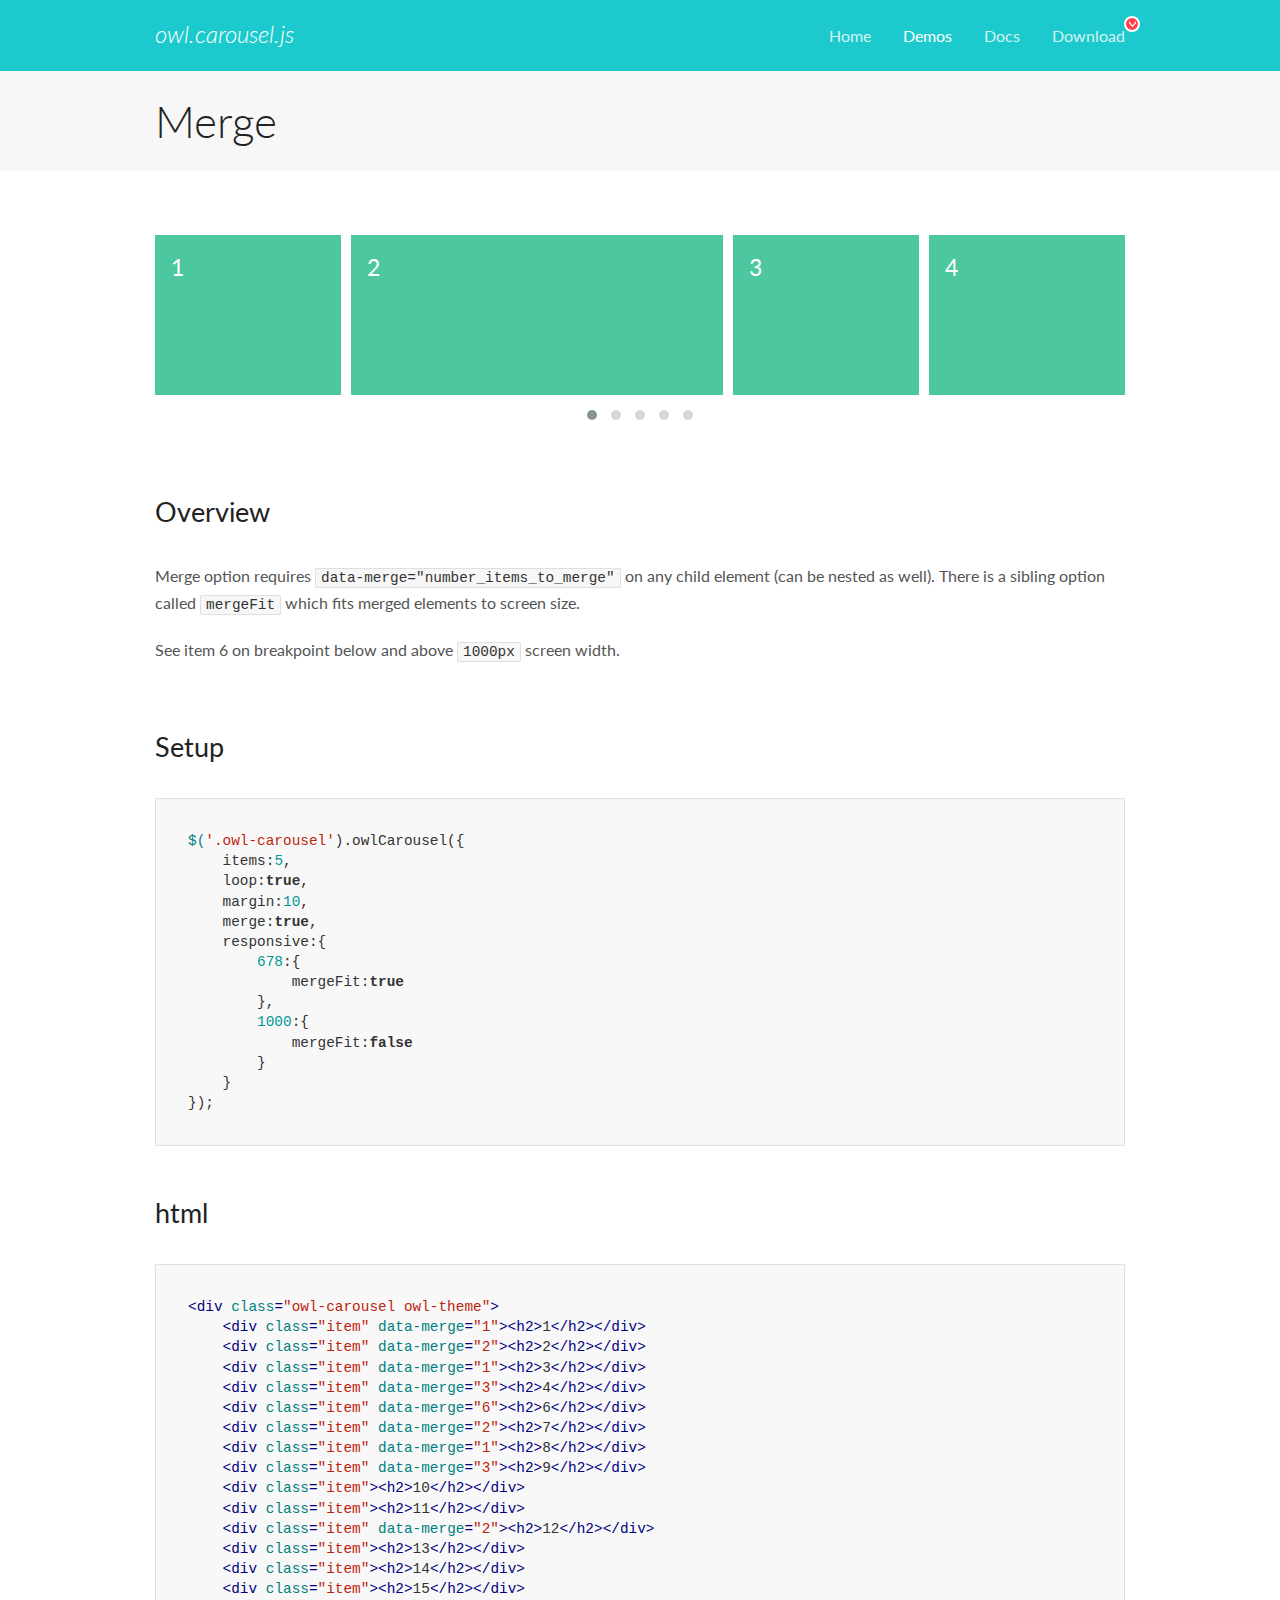
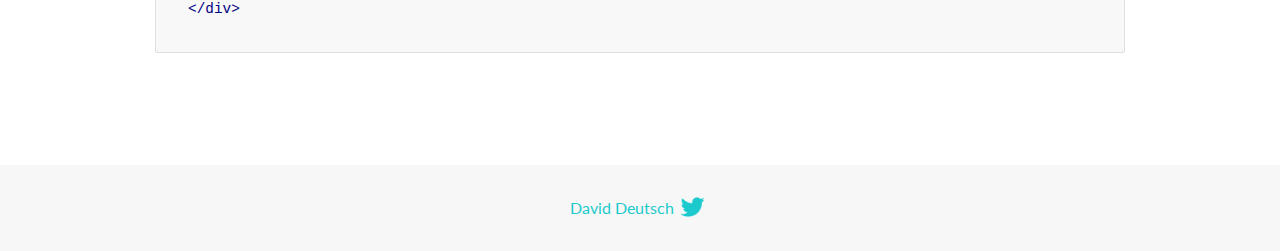
<file: lib/OwlCarousel2-2.3.4/docs/demos/merge.html>
<!DOCTYPE html>
<html lang="en">
  <head>

    <!-- head -->
    <meta charset="utf-8">
    <meta name="msapplication-tap-highlight" content="no" />
    <meta name="viewport" content="width=device-width, initial-scale=1.0" />
    <meta name="description" content="Merge Items">
    <meta name="author" content="David Deutsch">
    <title>
      Merge Demo | Owl Carousel | 2.3.4
    </title>

    <!-- Stylesheets -->
    <link href='https://fonts.googleapis.com/css?family=Lato:300,400,700,400italic,300italic' rel='stylesheet' type='text/css'>
    <link rel="stylesheet" href="../assets/css/docs.theme.min.css">

    <!-- Owl Stylesheets -->
    <link rel="stylesheet" href="../assets/owlcarousel/assets/owl.carousel.min.css">
    <link rel="stylesheet" href="../assets/owlcarousel/assets/owl.theme.default.min.css">

    <!-- HTML5 shim and Respond.js IE8 support of HTML5 elements and media queries -->

    <!--[if lt IE 9]>
      <script src="https://oss.maxcdn.com/libs/html5shiv/3.7.0/html5shiv.js"></script>
      <script src="https://oss.maxcdn.com/libs/respond.js/1.3.0/respond.min.js"></script>
    <![endif]-->

    <!-- Favicons -->
    <link rel="apple-touch-icon-precomposed" sizes="144x144" href="../assets/ico/apple-touch-icon-144-precomposed.png">
    <link rel="shortcut icon" href="../assets/ico/favicon.png">
    <link rel="shortcut icon" href="favicon.ico">

    <!-- Yeah i know js should not be in header. Its required for demos.-->

    <!-- javascript -->
    <script src="../assets/vendors/jquery.min.js"></script>
    <script src="../assets/owlcarousel/owl.carousel.js"></script>
  </head>
  <body>

    <!-- header -->
    <header class="header">
      <div class="row">
        <div class="large-12 columns">
          <div class="brand left">
            <h3>
              <a href="/OwlCarousel2/">owl.carousel.js</a> 
            </h3>
          </div>
          <a id="toggle-nav" class="right">
            <span></span> <span></span> <span></span> 
          </a> 
          <div class="nav-bar">
            <ul class="clearfix">
              <li> <a href="/OwlCarousel2/index.html">Home</a>  </li>
              <li class="active">
                <a href="/OwlCarousel2/demos/demos.html">Demos</a> 
              </li>
              <li> <a href="/OwlCarousel2/docs/started-welcome.html">Docs</a>  </li>
              <li>
                <a href="https://github.com/OwlCarousel2/OwlCarousel2/archive/2.3.4.zip">Download</a> 
                <span class="download"></span> 
              </li>
            </ul>
          </div>
        </div>
      </div>
    </header>

    <!-- title -->
    <section class="title">
      <div class="row">
        <div class="large-12 columns">
          <h1>Merge</h1>
        </div>
      </div>
    </section>

    <!--  Demos -->
    <section id="demos">
      <div class="row">
        <div class="large-12 columns">
          <div class="owl-carousel owl-theme">
            <div class="item" data-merge="1">
              <h4>1</h4>
            </div>
            <div class="item" data-merge="2">
              <h4>2</h4>
            </div>
            <div class="item" data-merge="1">
              <h4>3</h4>
            </div>
            <div class="item" data-merge="3">
              <h4>4</h4>
            </div>
            <div class="item" data-merge="6">
              <h4>6</h4>
            </div>
            <div class="item" data-merge="2">
              <h4>7</h4>
            </div>
            <div class="item" data-merge="1">
              <h4>8</h4>
            </div>
            <div class="item" data-merge="3">
              <h4>9</h4>
            </div>
            <div class="item">
              <h4>10</h4>
            </div>
            <div class="item">
              <h4>11</h4>
            </div>
            <div class="item" data-merge="2">
              <h4>12</h4>
            </div>
            <div class="item">
              <h4>13</h4>
            </div>
            <div class="item">
              <h4>14</h4>
            </div>
            <div class="item">
              <h4>15</h4>
            </div>
          </div>
          <h3 id="overview">Overview</h3>
          <p>Merge option requires <code>data-merge=&quot;number_items_to_merge&quot;</code> on any child element (can be nested as well). There is a sibling option called <code>mergeFit</code> which fits merged elements to screen size. </p>
          <p>See item 6 on breakpoint below and above <code>1000px</code> screen width.</p>
          <h3 id="setup">Setup</h3>
          <pre><code>$(&#39;.owl-carousel&#39;).owlCarousel({
    items:5,
    loop:true,
    margin:10,
    merge:true,
    responsive:{
        678:{
            mergeFit:true
        },
        1000:{
            mergeFit:false
        }
    }
});</code></pre>
          <h3 id="html">html</h3>
          <pre><code>&lt;div class=&quot;owl-carousel owl-theme&quot;&gt;
    &lt;div class=&quot;item&quot; data-merge=&quot;1&quot;&gt;&lt;h2&gt;1&lt;/h2&gt;&lt;/div&gt;
    &lt;div class=&quot;item&quot; data-merge=&quot;2&quot;&gt;&lt;h2&gt;2&lt;/h2&gt;&lt;/div&gt;
    &lt;div class=&quot;item&quot; data-merge=&quot;1&quot;&gt;&lt;h2&gt;3&lt;/h2&gt;&lt;/div&gt;
    &lt;div class=&quot;item&quot; data-merge=&quot;3&quot;&gt;&lt;h2&gt;4&lt;/h2&gt;&lt;/div&gt;
    &lt;div class=&quot;item&quot; data-merge=&quot;6&quot;&gt;&lt;h2&gt;6&lt;/h2&gt;&lt;/div&gt;
    &lt;div class=&quot;item&quot; data-merge=&quot;2&quot;&gt;&lt;h2&gt;7&lt;/h2&gt;&lt;/div&gt;
    &lt;div class=&quot;item&quot; data-merge=&quot;1&quot;&gt;&lt;h2&gt;8&lt;/h2&gt;&lt;/div&gt;
    &lt;div class=&quot;item&quot; data-merge=&quot;3&quot;&gt;&lt;h2&gt;9&lt;/h2&gt;&lt;/div&gt;
    &lt;div class=&quot;item&quot;&gt;&lt;h2&gt;10&lt;/h2&gt;&lt;/div&gt;
    &lt;div class=&quot;item&quot;&gt;&lt;h2&gt;11&lt;/h2&gt;&lt;/div&gt;
    &lt;div class=&quot;item&quot; data-merge=&quot;2&quot;&gt;&lt;h2&gt;12&lt;/h2&gt;&lt;/div&gt;
    &lt;div class=&quot;item&quot;&gt;&lt;h2&gt;13&lt;/h2&gt;&lt;/div&gt;
    &lt;div class=&quot;item&quot;&gt;&lt;h2&gt;14&lt;/h2&gt;&lt;/div&gt;
    &lt;div class=&quot;item&quot;&gt;&lt;h2&gt;15&lt;/h2&gt;&lt;/div&gt;
&lt;/div&gt;</code></pre>
          <script>
            $(document).ready(function() {
              $('.owl-carousel').owlCarousel({
                items: 5,
                loop: true,
                margin: 10,
                merge: true,
                responsive: {
                  678: {
                    mergeFit: true
                  },
                  1000: {
                    mergeFit: false
                  }
                }
              });
            })
          </script>
        </div>
      </div>
    </section>

    <!-- footer -->
    <footer class="footer">
      <div class="row">
        <div class="large-12 columns">
          <h5>
            <a href="/OwlCarousel2/docs/support-contact.html">David Deutsch</a> 
            <a id="custom-tweet-button" href="https://twitter.com/share?url=https://github.com/OwlCarousel2/OwlCarousel2&text=Owl Carousel - This is so awesome! " target="_blank"></a> 
          </h5>
        </div>
      </div>
    </footer>

    <!-- vendors -->
    <script src="../assets/vendors/highlight.js"></script>
    <script src="../assets/js/app.js"></script>
  </body>
</html>
</file>
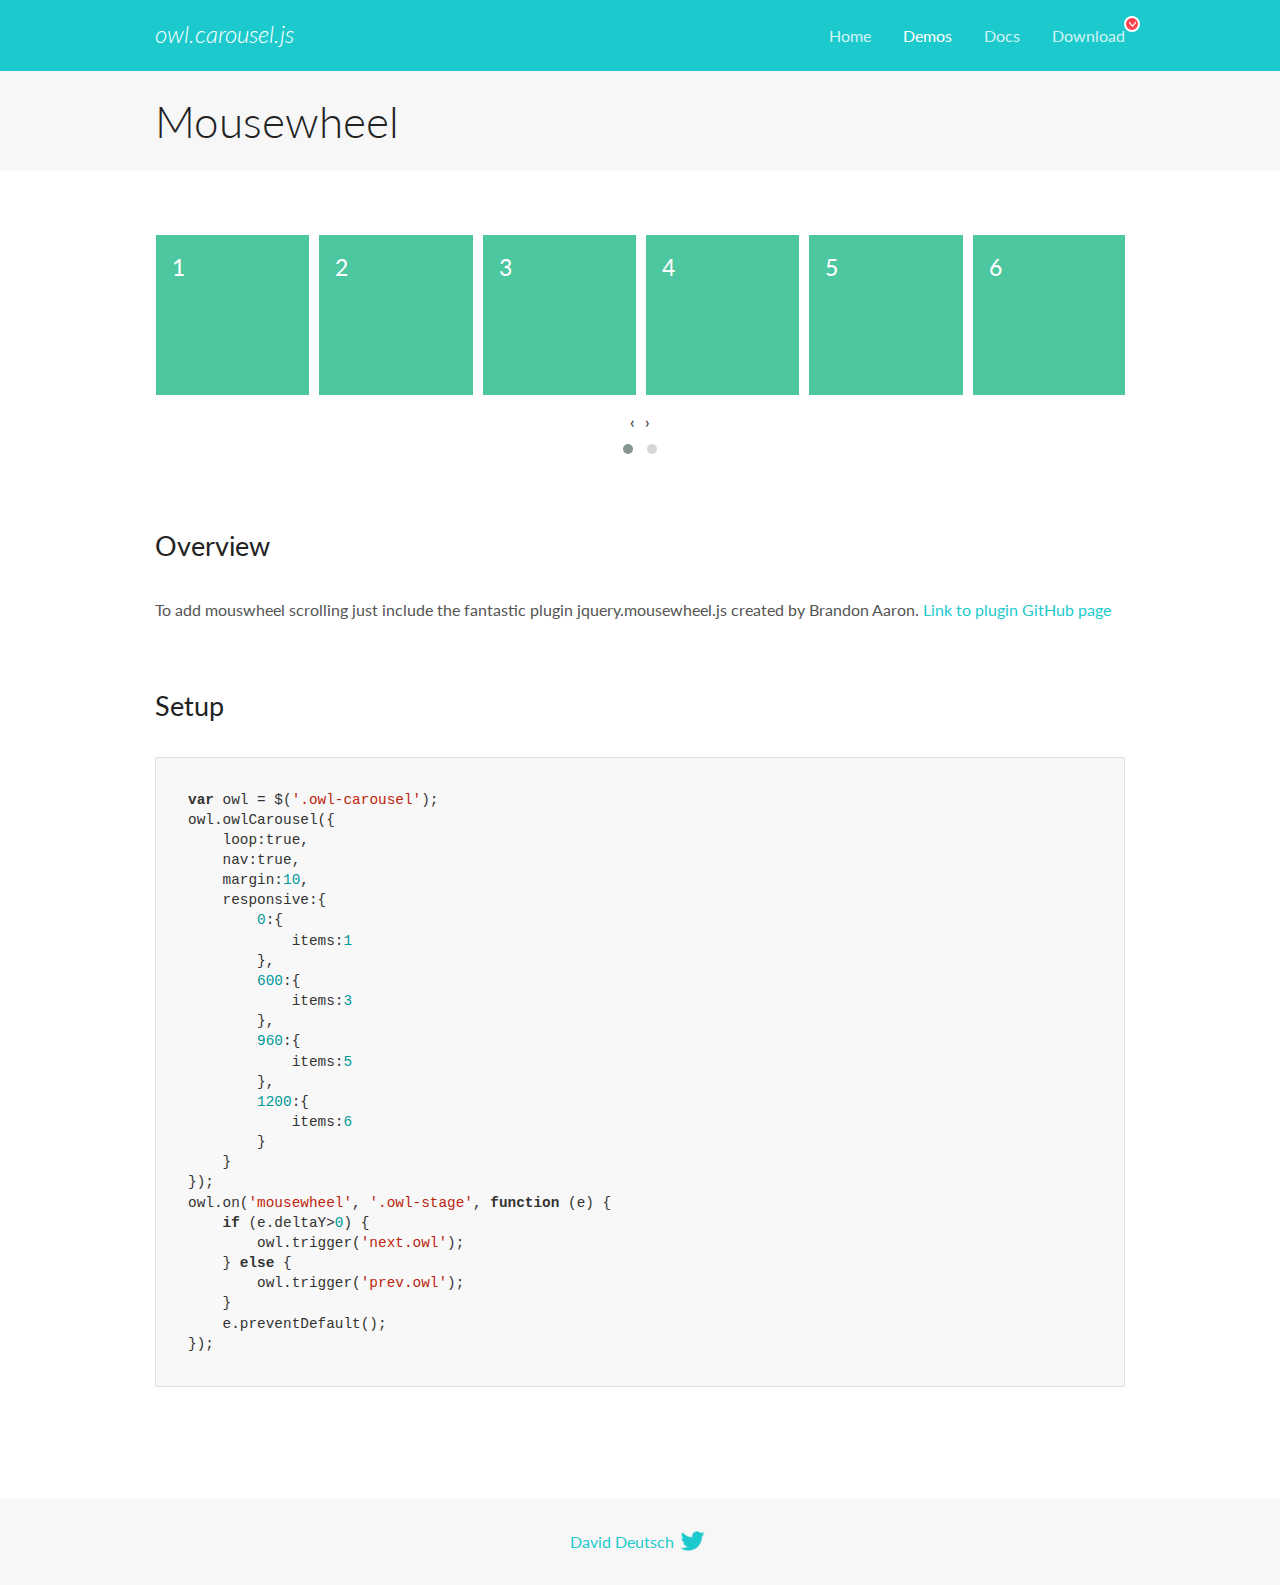
<file: lib/OwlCarousel2-2.3.4/docs/demos/mousewheel.html>
<!DOCTYPE html>
<html lang="en">
  <head>

    <!-- head -->
    <meta charset="utf-8">
    <meta name="msapplication-tap-highlight" content="no" />
    <meta name="viewport" content="width=device-width, initial-scale=1.0" />
    <meta name="description" content="Mousewheel usage demo">
    <meta name="author" content="David Deutsch">
    <title>
      Mousewheel Demo | Owl Carousel | 2.3.4
    </title>

    <!-- Stylesheets -->
    <link href='https://fonts.googleapis.com/css?family=Lato:300,400,700,400italic,300italic' rel='stylesheet' type='text/css'>
    <link rel="stylesheet" href="../assets/css/docs.theme.min.css">

    <!-- Owl Stylesheets -->
    <link rel="stylesheet" href="../assets/owlcarousel/assets/owl.carousel.min.css">
    <link rel="stylesheet" href="../assets/owlcarousel/assets/owl.theme.default.min.css">

    <!-- HTML5 shim and Respond.js IE8 support of HTML5 elements and media queries -->

    <!--[if lt IE 9]>
      <script src="https://oss.maxcdn.com/libs/html5shiv/3.7.0/html5shiv.js"></script>
      <script src="https://oss.maxcdn.com/libs/respond.js/1.3.0/respond.min.js"></script>
    <![endif]-->

    <!-- Favicons -->
    <link rel="apple-touch-icon-precomposed" sizes="144x144" href="../assets/ico/apple-touch-icon-144-precomposed.png">
    <link rel="shortcut icon" href="../assets/ico/favicon.png">
    <link rel="shortcut icon" href="favicon.ico">

    <!-- Yeah i know js should not be in header. Its required for demos.-->

    <!-- javascript -->
    <script src="../assets/vendors/jquery.min.js"></script>
    <script src="../assets/owlcarousel/owl.carousel.js"></script>
  </head>
  <body>

    <!-- header -->
    <header class="header">
      <div class="row">
        <div class="large-12 columns">
          <div class="brand left">
            <h3>
              <a href="/OwlCarousel2/">owl.carousel.js</a> 
            </h3>
          </div>
          <a id="toggle-nav" class="right">
            <span></span> <span></span> <span></span> 
          </a> 
          <div class="nav-bar">
            <ul class="clearfix">
              <li> <a href="/OwlCarousel2/index.html">Home</a>  </li>
              <li class="active">
                <a href="/OwlCarousel2/demos/demos.html">Demos</a> 
              </li>
              <li> <a href="/OwlCarousel2/docs/started-welcome.html">Docs</a>  </li>
              <li>
                <a href="https://github.com/OwlCarousel2/OwlCarousel2/archive/2.3.4.zip">Download</a> 
                <span class="download"></span> 
              </li>
            </ul>
          </div>
        </div>
      </div>
    </header>

    <!-- title -->
    <section class="title">
      <div class="row">
        <div class="large-12 columns">
          <h1>Mousewheel</h1>
        </div>
      </div>
    </section>

    <!--  Demos -->
    <section id="demos">
      <div class="row">
        <div class="large-12 columns">
          <div class="owl-carousel owl-theme">
            <div class="item">
              <h4>1</h4>
            </div>
            <div class="item">
              <h4>2</h4>
            </div>
            <div class="item">
              <h4>3</h4>
            </div>
            <div class="item">
              <h4>4</h4>
            </div>
            <div class="item">
              <h4>5</h4>
            </div>
            <div class="item">
              <h4>6</h4>
            </div>
            <div class="item">
              <h4>7</h4>
            </div>
            <div class="item">
              <h4>8</h4>
            </div>
            <div class="item">
              <h4>9</h4>
            </div>
            <div class="item">
              <h4>10</h4>
            </div>
            <div class="item">
              <h4>11</h4>
            </div>
            <div class="item">
              <h4>12</h4>
            </div>
          </div>
          <h3 id="overview">Overview</h3>
          <p>To add mouswheel scrolling just include the fantastic plugin jquery.mousewheel.js created by Brandon Aaron.
            <a href="https://github.com/brandonaaron/jquery-mousewheel">Link to plugin GitHub page</a> 
          </p>
          <h3 id="setup">Setup</h3>
          <pre><code>var owl = $(&#39;.owl-carousel&#39;);
owl.owlCarousel({
    loop:true,
    nav:true,
    margin:10,
    responsive:{
        0:{
            items:1
        },
        600:{
            items:3
        },            
        960:{
            items:5
        },
        1200:{
            items:6
        }
    }
});
owl.on(&#39;mousewheel&#39;, &#39;.owl-stage&#39;, function (e) {
    if (e.deltaY&gt;0) {
        owl.trigger(&#39;next.owl&#39;);
    } else {
        owl.trigger(&#39;prev.owl&#39;);
    }
    e.preventDefault();
});</code></pre>
          <script src="../assets/vendors/jquery.mousewheel.min.js"></script>
          <script>
            $(document).ready(function() {
              var owl = $('.owl-carousel');
              owl.owlCarousel({
                loop: true,
                nav: true,
                margin: 10,
                responsive: {
                  0: {
                    items: 1
                  },
                  600: {
                    items: 3
                  },
                  960: {
                    items: 5
                  },
                  1200: {
                    items: 6
                  }
                }
              });
              owl.on('mousewheel', '.owl-stage', function(e) {
                if (e.deltaY > 0) {
                  owl.trigger('next.owl');
                } else {
                  owl.trigger('prev.owl');
                }
                e.preventDefault();
              });
            })
          </script>
        </div>
      </div>
    </section>

    <!-- footer -->
    <footer class="footer">
      <div class="row">
        <div class="large-12 columns">
          <h5>
            <a href="/OwlCarousel2/docs/support-contact.html">David Deutsch</a> 
            <a id="custom-tweet-button" href="https://twitter.com/share?url=https://github.com/OwlCarousel2/OwlCarousel2&text=Owl Carousel - This is so awesome! " target="_blank"></a> 
          </h5>
        </div>
      </div>
    </footer>

    <!-- vendors -->
    <script src="../assets/vendors/highlight.js"></script>
    <script src="../assets/js/app.js"></script>
  </body>
</html>
</file>
<file: css/estilo.css>
header {
	width: 100%;
	height: 150px;
	background-color: rgba(94, 41, 154, .9);
	z-index: 2;
	position: relative;
}
header .container {
	position: relative;
}
header .header-black {
	background-color: #000;
	height: 40px;
}
header .header-black li {
	background-image: url("../img/clubs.png");
	background-repeat: no-repeat;
	display: inline-block;
	margin: 4px;
}
header .header-black li.club-01 {
	background-position: 0px 0px;
}
header .header-black li.club-02 {
	background-position: -48px 0px;
}
header .header-black li.club-03 {
	background-position: -95px 0px;
}
header .header-black li.club-04 {
	background-position: -140px 0px;
}
header .header-black li.club-05 {
	background-position: -189px 0px;
}
header .header-black li.club-06 {
	background-position: -239px 0px;
}
header .header-black li.club-07 {
	background-position: -288px 0px;
}
header .header-black li.club-08 {
	background-position: -334px 0px;
}
header .header-black li.club-09 {
	background-position: -381px 0px;
}
header .header-black li.club-10 {
	background-position: -429px 0px;
}
header .header-black li.club-11 {
	background-position: -478px 0px;
}
header .header-black li.club-12 {
	background-position: -527px 0px;
}
header .header-black li.club-13 {
	background-position: -579px 0px;
}
header .header-black li.club-14 {
	background-position: -629px 0px;
}
header .header-black li.club-15 {
	background-position: -671px 0px;
}
header .header-black li.club-16 {
	background-position: -719px 0px;
}
header .header-black li.club-17 {
	background-position: -763px 0px;
}
header .header-black li.club-18 {
	background-position: -808px 0px;
}
header .header-black li.club-19 {
	background-position: -853px 0px;
}
header .header-black li.club-20 {
	background-position: -900px 0px;
}
header .header-black li.club-21 {
	background-position: -950px 0px;
}
header .header-black li.club-22 {
	background-position: -1000px 0px;
}
header .header-black li a {
	width: 32px;
	height: 32px;
	display: block;
}
header #logotipo {
	position: absolute;
	top: 20px;
}
#banner h1.efeito{
	color: red;
	font-size: 12em;
}
#menu {
	margin: 12px 0;
}
#menu li {
	display: inline-block;
	font-family: "OpenSans";
}
#menu li a {
	color: #FFF;
	font-size: 16px;
	padding: 10px 25px;
	font-weight: bold;
}
#menu li.search.ativo{
	width: 300px;
}
#menu li.search {
	width: 182px;
	transition: 1s;
}
#menu li.search ::-webkit-input-placeholder{
	color: #FFF;
}
#menu li.search.ativo input{
	width: 300px;
}
#menu li.search input {
	background-color: #5C2D90;
	color: #FFF;
	border: nome;
	height: 30px;
	line-height: 30px;
}
#menu li.search button {
	background: none;
	border: none;
}
#menu li.search button i {
	font-size: 14px;
	color: rgba(255, 255, 255, .5);
}
#menu li.search .input-group{
	top: 2px;
}

#banner {
	width: 100%;
	height: 728px;
	position: relative;
	background: url("../img/banner.jpg") no-repeat;
	background-position: 0px -110px;
	top: -110px;
}

#banner h1{
	color: #FFF;
	margin-top: 300px;
	position: absolute;
	font-size: 92px;
	text-shadow: 2px 2px 2px 2px rgba(0, 0, 0, .45);
	margin-left: 50px;
	transition: 1s;
}

#banner h1 small{
	color: #FFF;
	font-size: 32px;
	display: block;
}

#news {
	position: relative;
	top: -110px;
}
#news h2 {
	text-align: center;
	color: #5E2799;
	font-size: 48px;
	text-transform: uppercase;
}
#news hr {
	border: #FDE192 solid 8px;
	width: 200px;
	margin: 0 auto;
}

#news .thumbnails{
	margin-top: 20px;
}
#news .thumbnails h3 {
	color: #5E299A;
	font-size: 18px;
	font-weight: bold;
	margin-bottom: 0;
}
#news .thumbnails time {
	color: #A7A7A7;
	font-size: 18px;
	font-weight: bold;
}
#news .thumbnails .item-inner{
	padding: 10px;
}
#news .thumbnails .item-inner img{
	width: 100%;
}
#estatisticas{
	background-color: #5E299A;
	width: 100%;
	height: 200px;
	text-align: center;
}
#estatisticas p{
	color: #FDE092;
	text-transform: uppercase;
	font-size: 64px;
	margin-top: 30px;
}
#estatisticas p small{
	color: #FFF;
	font-size: 24px;
	display: block;
}
#call-to-action{
	text-align: center;
	margin-top: 105px;
}

#call-to-action h2 {
	text-align: center;
	color: #5E2799;
	font-size: 40px;
}
#call-to-action hr {
	border: #FDE192 solid 8px;
	width: 200px;
	margin: 0 auto;
}
#call-to-action p {
	margin-top: 60px;
	margin-bottom: 40px;
	color: #656565;
}

#call-to-action .btn{
	min-width: 168px;
	height: 44px;
	line-height: 34px;
	border-radius: 0;
}

#call-to-action .btn-roxo{
	color: #fff;
	background: #5E299A;
	border-color: #5E299A;

}
#call-to-action .btn-amarelo{
	color: #000;
	background: #FDE192;
	border-color: #FDE192;
}
#call-to-action .row-max-400 {
	margin: 0 auto;
	max-width: 400px;
}
footer {
	margin-top: 110px;
}
footer .row{
	width: 100%;
}
footer .row p {
	line-height: 60px;
	margin-bottom: 0px;
}

footer .row-cinza-claro{
	height: 200px;
	background-color: #171F26;
}
footer .row-cinza-escuro{
	height: 60px;
	background-color: #11171D;
	border-top: #242d37 1px solid;
}
footer .float-left{
	font-size: 14px;
	color: #666; 
}
footer .text-roxo{
	color: #633291;
	font-size: 14px;
}

footer .col-popular-post,
.col-links,
.col-get-in-touch{
	margin-top: 40px;
}
footer .row-cols h4{
	font-size: 17px;
	color: #FFF;
	padding-bottom: 16px;
	border-bottom:#242D37 1px solid;
}
footer .row-cols h5{
	color: #666;
	font-size: 14px;
	margin-bottom: 0;
}
footer .row-cols time {
	color: #FDE092;
	font-size: 14px;
}

footer .col-links a {
	font-size: 14px;
	color: #FFF;
}
footer .col-get-in-touch address{
	color: #666;
	font-size: 14px;
}
footer .col-get-in-touch i {
	color: #9B9B9B;
	font-size: 20px;
	margin: 0 6px;
}
footer .col-get-in-touch p {
	line-height: 20px;
}
video {
	width: 60%;
	margin: 0 auto;
}
</file>
